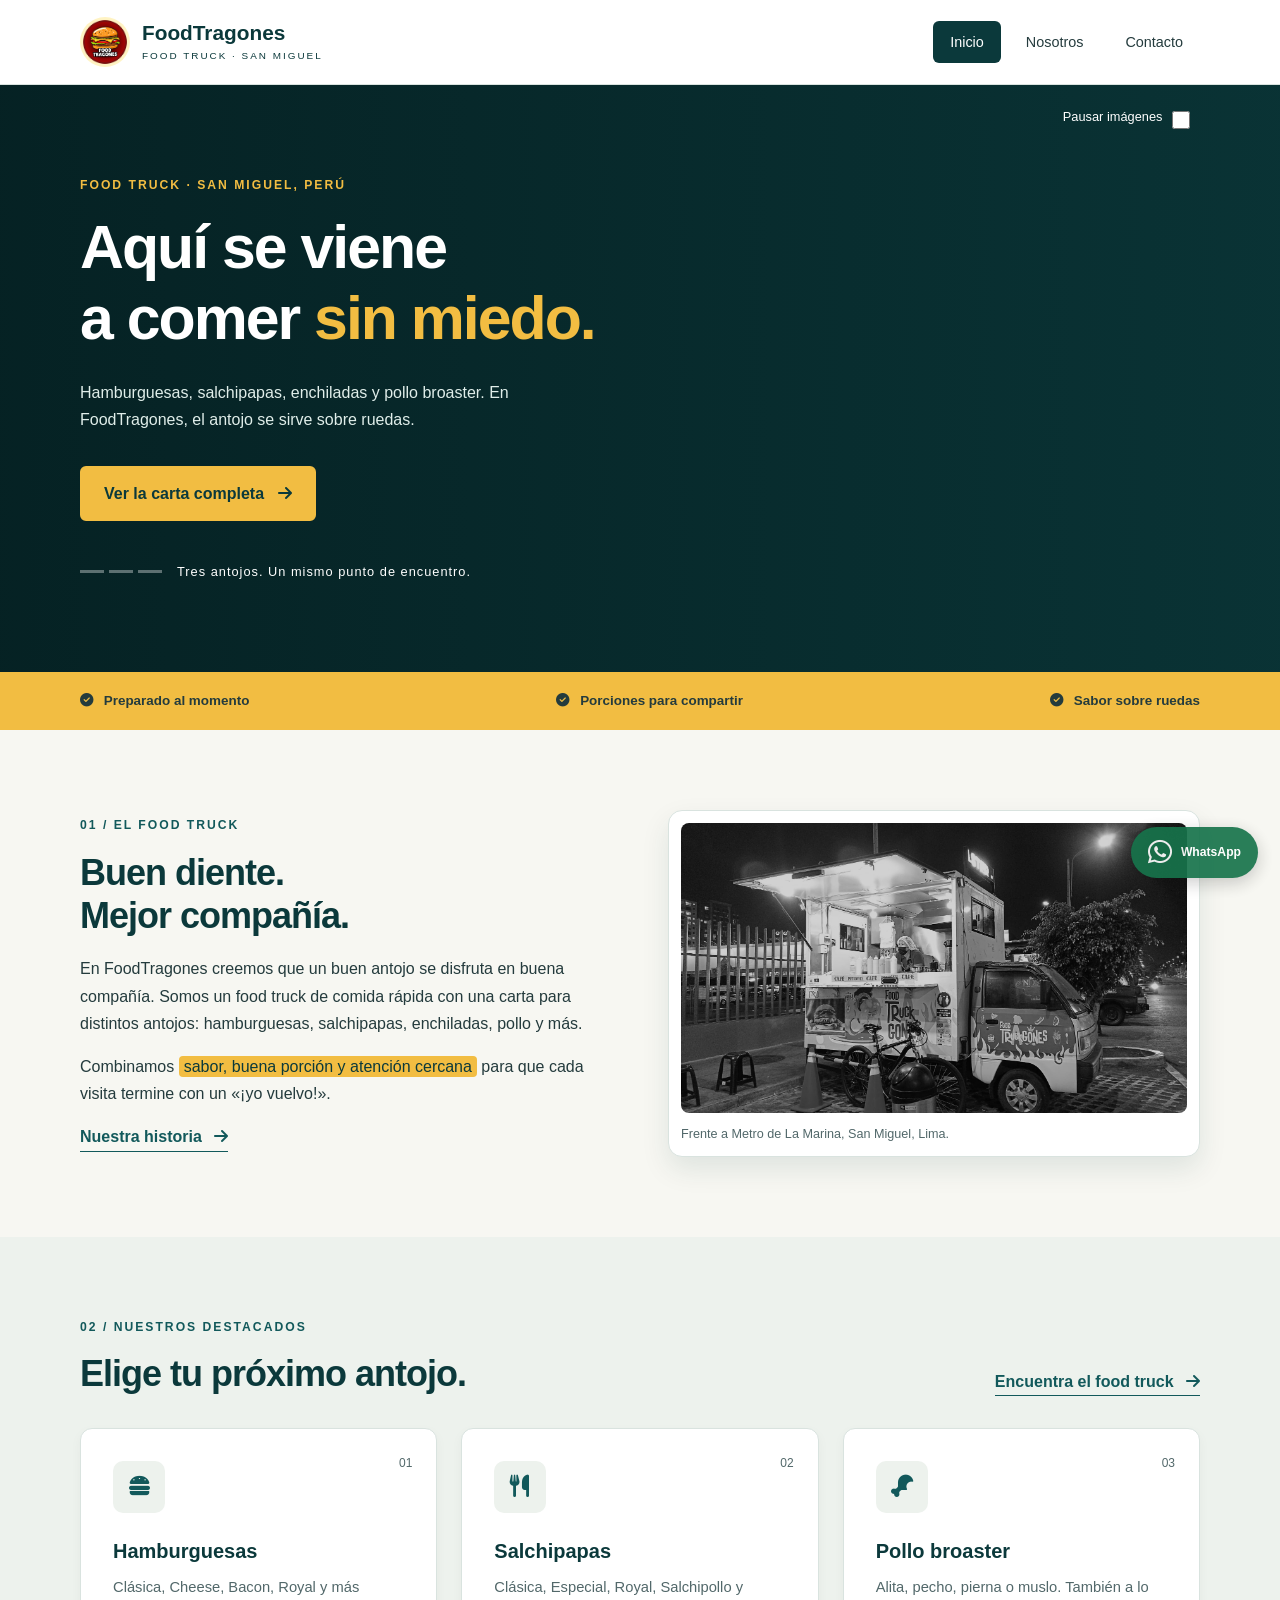
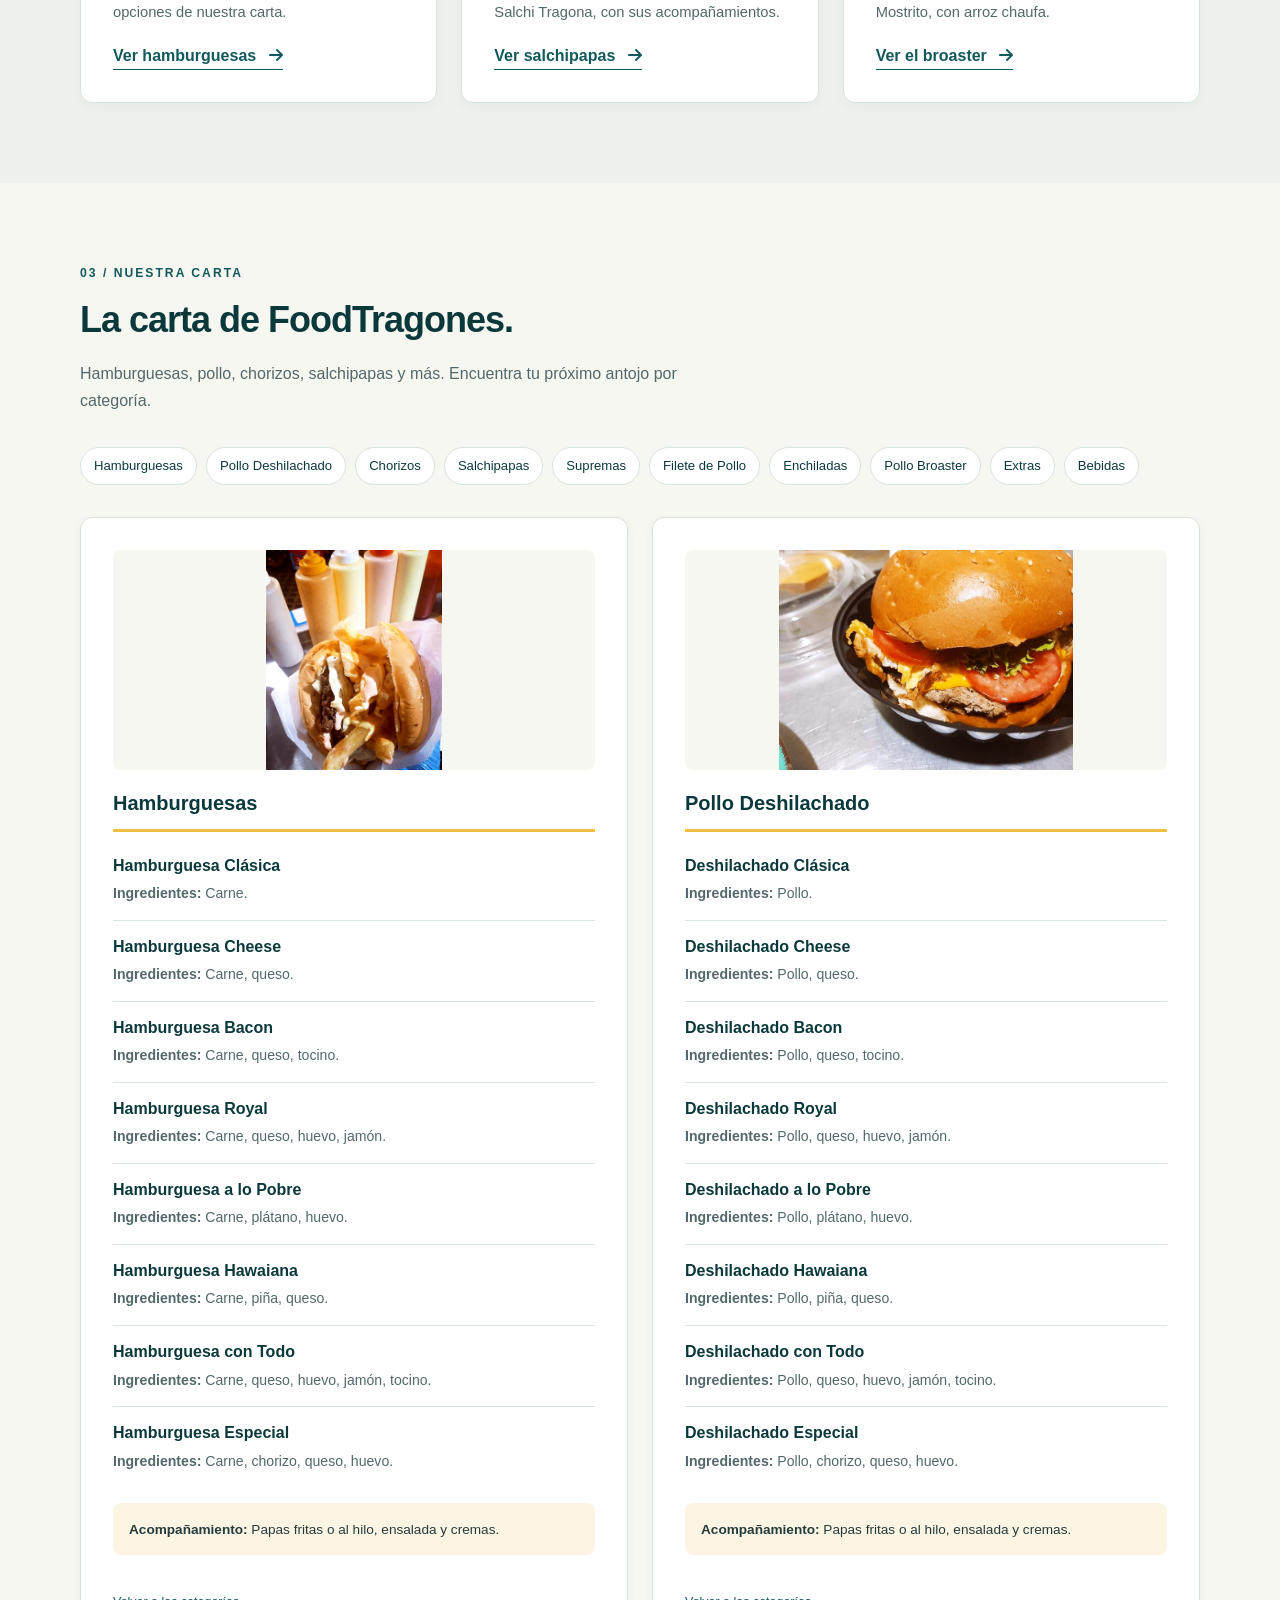
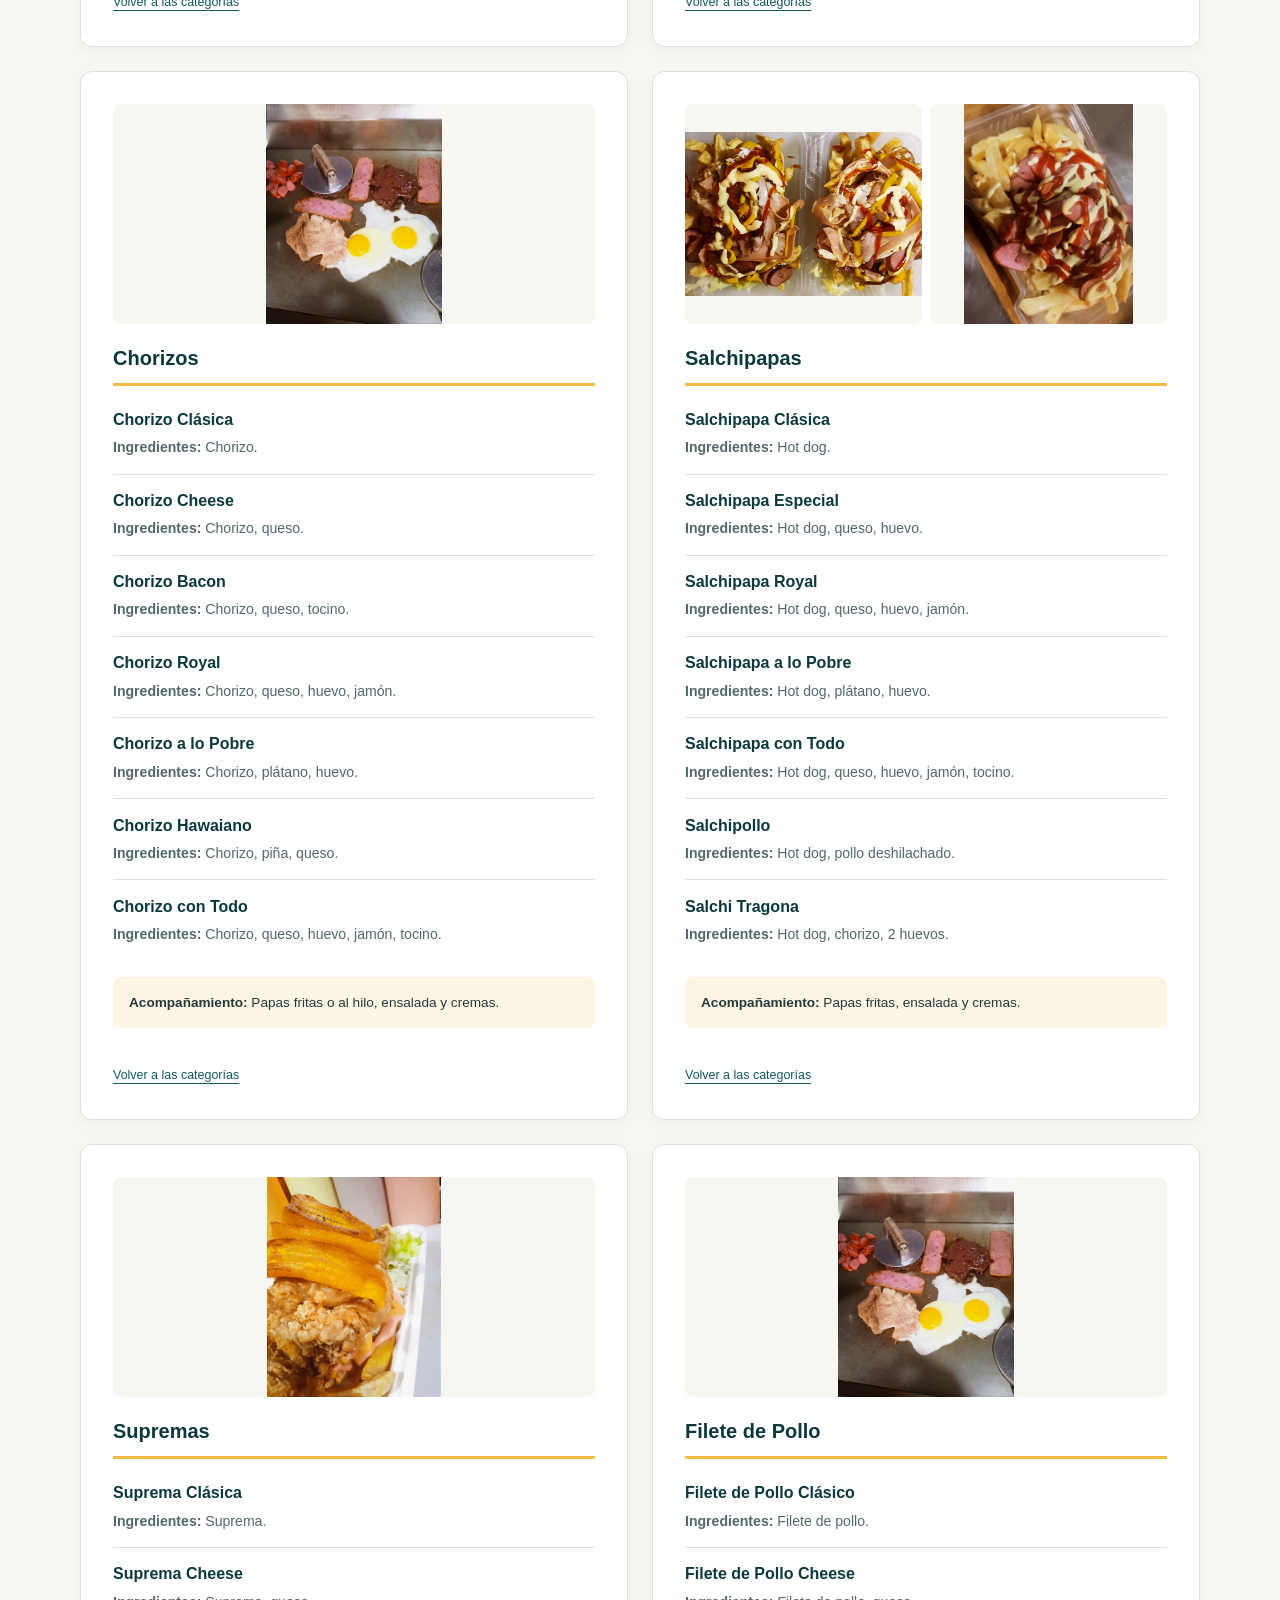
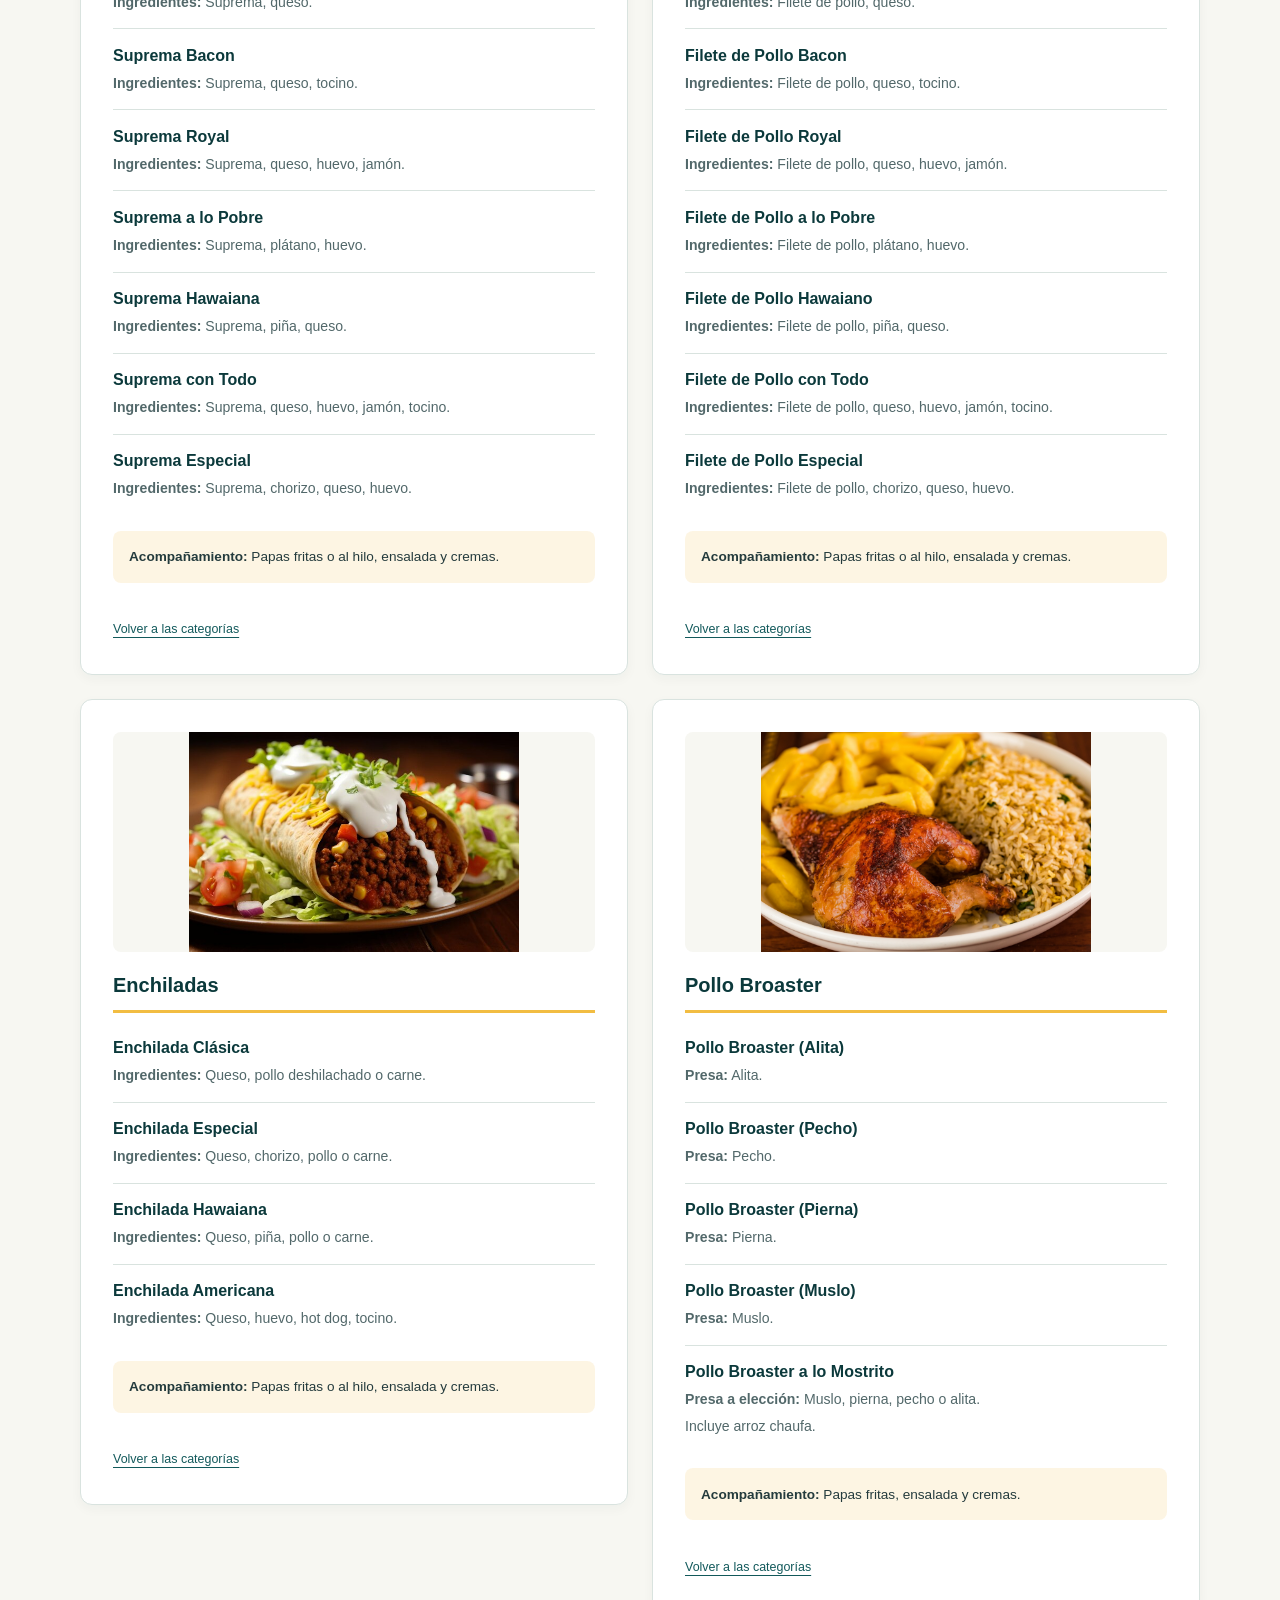
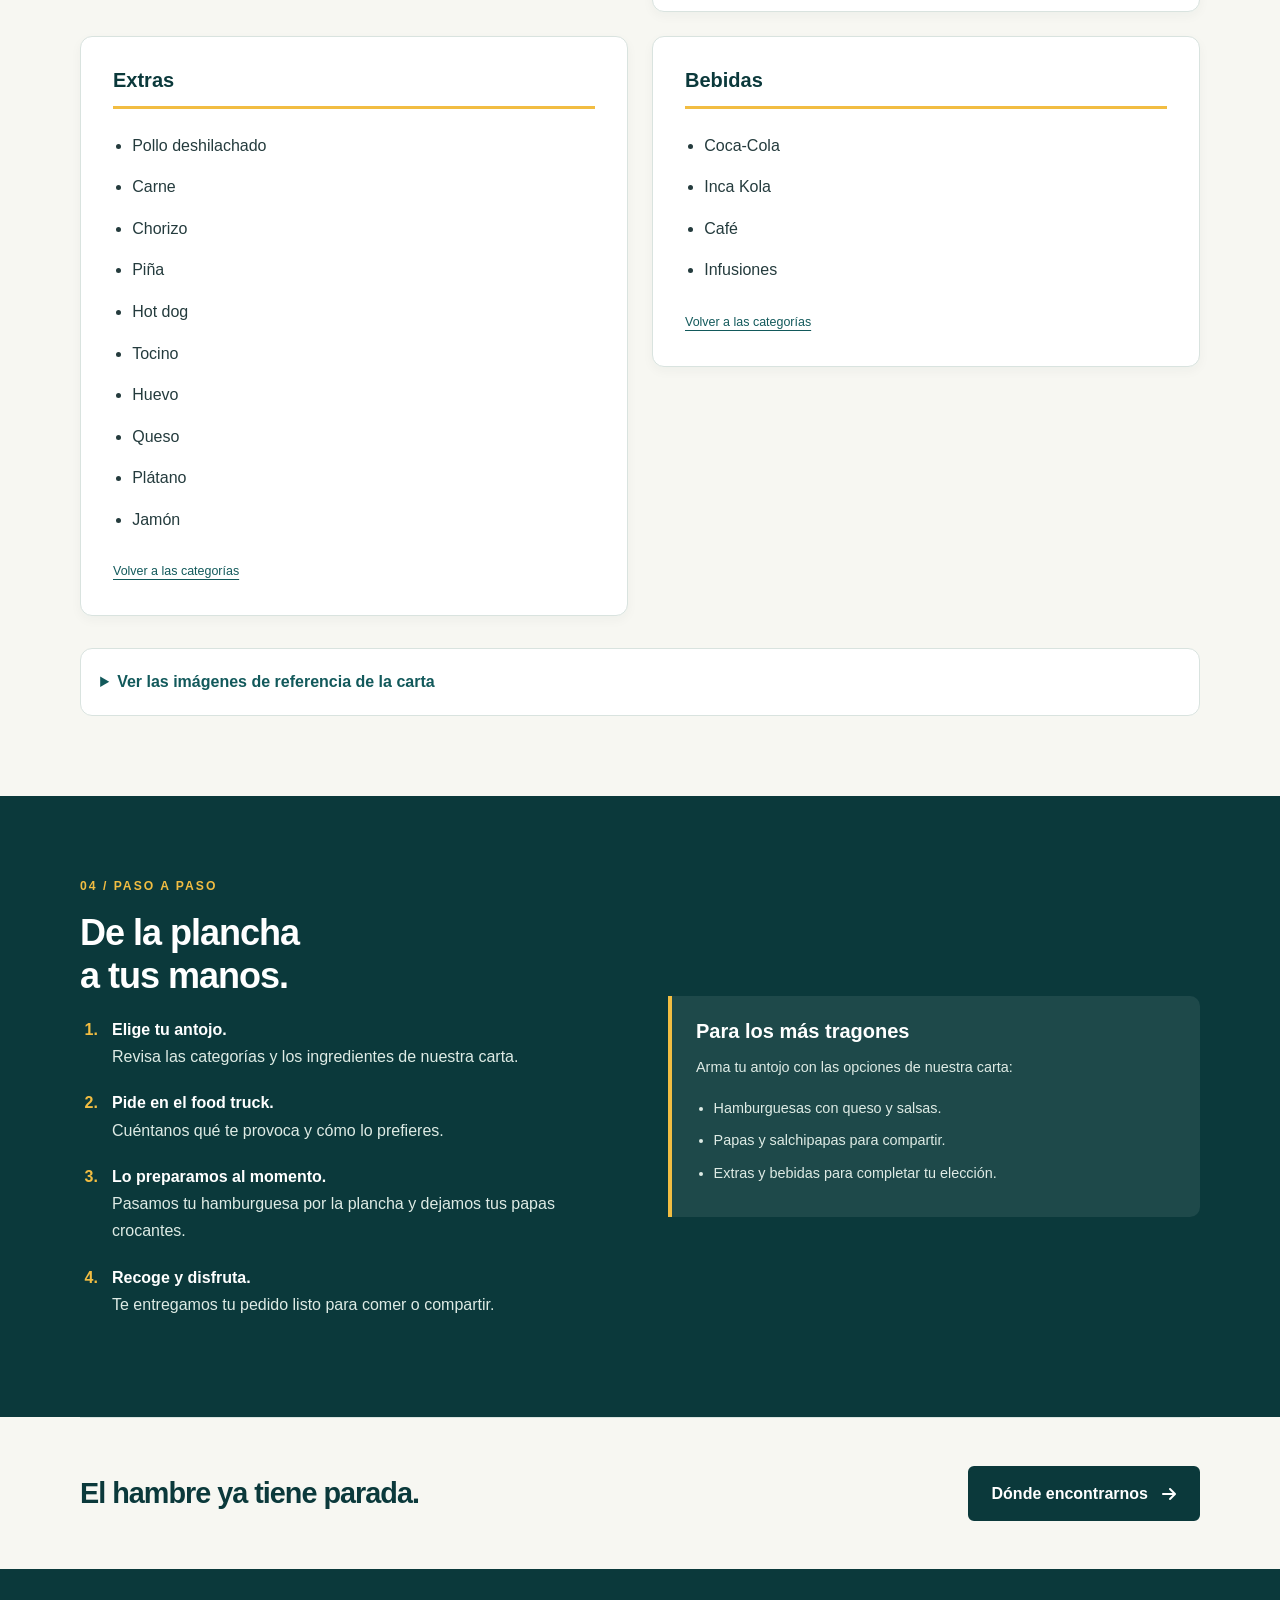
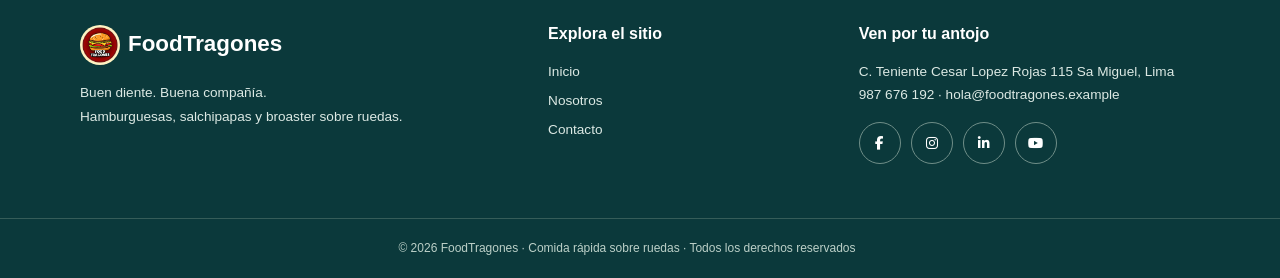
<file: index.html>
<!DOCTYPE html>
<!-- T02: estructura basica de una pagina HTML5 -->
<html lang="es">

<head>
  <meta charset="UTF-8">
  <meta name="viewport" content="width=device-width, initial-scale=1.0">
  <meta name="description"
    content="FoodTragones: food truck de comida rápida en San Miguel. Hamburguesas, pollo deshilachado, chorizos, salchipapas, supremas, filetes, enchiladas y broaster.">
  <title>Inicio | FoodTragones</title>
  <!-- T01: CSS externo. -->
  <link rel="stylesheet" href="css/fontawesome.css">
  <link rel="stylesheet" href="css/style.css">
  <link rel="icon" href="img/food-logo.jpg" type="image/jpeg">
</head>

<body>
  <a class="saltar" href="#contenido">Saltar al contenido</a>
  <!-- T05 y T07: encabezado y menu comunes; sticky en style.css -->
  <header class="cabecera">
    <div class="contenedor nav-barra">
      <a class="logo" href="index.html" aria-label="FoodTragones, ir al inicio">
        <img class="logo-negocio" src="img/food-logo.jpg" alt="Logo de FoodTragones con una hamburguesa" width="500"
          height="500">
        <span>FoodTragones<small>Food truck · San Miguel</small></span>
      </a>
      <nav aria-label="Navegación principal">
        <ul>
          <li><a href="index.html" class="activo" aria-current="page">Inicio</a></li>
          <li><a href="nosotros.html">Nosotros</a></li>
          <li><a href="contacto.html">Contacto</a></li>
        </ul>
      </nav>
    </div>
  </header>
  <main id="contenido">
    <!-- T06: tres imagenes animadas; texto siempre visible -->
    <section class="hero" aria-labelledby="titulo-inicio">
      <div class="slider">
        <input class="pausa-slider" type="checkbox" id="pausar-slider">
        <label class="pausa-label" for="pausar-slider">Pausar imágenes</label>
        <img class="slide slide-1" src="img/hero-1.jpg"
          alt="Food truck de FoodTragones iluminado durante la atención nocturna" width="1600" height="720">
        <!-- <img class="slide slide-2" src="img/hero-2.jpg" alt="Hamburguesa de FoodTragones con queso, huevo y verduras" width="768" height="970"> -->
        <img class="slide slide-2" src="img/hero-5.jpg" alt="Hamburguesa de FoodTragones con queso, huevo y verduras"
          width="768" height="970">
        <img class="slide slide-3" src="img/hero-4.jpg" alt="Salchipapas de FoodTragones con cremas y salsas"
          width="832" height="574">
        <!-- <img class="slide slide-3" src="img/hero-3.jpg" alt="Salchipapas de FoodTragones con cremas y salsas" width="832" height="574"> -->
        <div class="contenedor hero-contenido">
          <span class="ceja">Food truck · San Miguel, Perú</span>
          <h1 id="titulo-inicio">Aquí se viene<br>a comer <span>sin miedo.</span></h1>
          <p>Hamburguesas, salchipapas, enchiladas y pollo broaster. En FoodTragones, el antojo se sirve sobre ruedas.
          </p>
          <a class="btn" href="#carta">Ver la carta completa <i class="fa-solid fa-arrow-right"
              aria-hidden="true"></i></a>
          <div class="hero-pie">
            <div class="indicadores" aria-hidden="true"><span></span><span></span><span></span></div><span>Tres antojos.
              Un mismo punto de encuentro.</span>
          </div>
        </div>
      </div>
    </section>

    <div class="franja">
      <div class="contenedor franja-contenido">
        <p><i class="fa-solid fa-circle-check" aria-hidden="true"></i> Preparado al momento</p>
        <p><i class="fa-solid fa-circle-check" aria-hidden="true"></i> Porciones para compartir</p>
        <p><i class="fa-solid fa-circle-check" aria-hidden="true"></i> Sabor sobre ruedas</p>
      </div>
    </div>

    <!-- T03: parrafos, span destacado e imagen con alt. T06: filtros reales. -->
    <section class="seccion" aria-labelledby="presentacion">
      <div class="contenedor dos-col">
        <div>
          <span class="ceja">01 / El food truck</span>
          <h2 id="presentacion">Buen diente.<br>Mejor compañía.</h2>
          <p>En FoodTragones creemos que un buen antojo se disfruta en buena compañía. Somos un food truck de comida
            rápida con una carta para distintos antojos: hamburguesas, salchipapas, enchiladas, pollo y más.</p>
          <p>Combinamos <span class="destacado">sabor, buena porción y atención cercana</span> para que cada visita
            termine con un «¡yo vuelvo!».</p>
          <a class="enlace" href="nosotros.html">Nuestra historia <i class="fa-solid fa-arrow-right"
              aria-hidden="true"></i></a>
        </div>
        <figure class="marco-imagen">
          <img class="img-filtro" tabindex="0" src="img/nosotros.jpg"
            alt="Food truck de FoodTragones estacionado e iluminado de noche" width="1600" height="1201" loading="lazy">
          <figcaption>Frente a Metro de La Marina, San Miguel, Lima.</figcaption>
        </figure>
      </div>
    </section>

    <!-- T04: tarjetas con bordes, sombras e iconos. T06: hover y transform. -->
    <section class="seccion fondo-suave" id="servicios" aria-labelledby="titulo-servicios">
      <div class="contenedor">
        <div class="titulo-fila">
          <div><span class="ceja">02 / Nuestros destacados</span>
            <h2 id="titulo-servicios">Elige tu próximo antojo.</h2>
          </div><a class="enlace" href="contacto.html">Encuentra el food truck <i class="fa-solid fa-arrow-right"
              aria-hidden="true"></i></a>
        </div>
        <div class="tarjetas">
          <article class="tarjeta">
            <span class="numero">01</span>
            <div class="icono"><i class="fa-solid" aria-hidden="true">&#xf805;</i></div>
            <h3>Hamburguesas</h3>
            <p>Clásica, Cheese, Bacon, Royal y más opciones de nuestra carta.</p>
            <a class="enlace" href="#carta-hamburguesas">Ver hamburguesas <i class="fa-solid fa-arrow-right"
                aria-hidden="true"></i></a>
          </article>
          <article class="tarjeta">
            <span class="numero">02</span>
            <div class="icono"><i class="fa-solid" aria-hidden="true">&#xf2e7;</i></div>
            <h3>Salchipapas</h3>
            <p>Clásica, Especial, Royal, Salchipollo y Salchi Tragona, con sus acompañamientos.</p>
            <a class="enlace" href="#carta-salchipapas">Ver salchipapas <i class="fa-solid fa-arrow-right"
                aria-hidden="true"></i></a>
          </article>
          <article class="tarjeta">
            <span class="numero">03</span>
            <div class="icono"><i class="fa-solid" aria-hidden="true">&#xf6d7;</i></div>
            <h3>Pollo broaster</h3>
            <p>Alita, pecho, pierna o muslo. También a lo Mostrito, con arroz chaufa.</p>
            <a class="enlace" href="#carta-broaster">Ver el broaster <i class="fa-solid fa-arrow-right"
                aria-hidden="true"></i></a>
          </article>
        </div>
      </div>
    </section>

    <!-- Carta completa: contenido del negocio, organizado sin JavaScript. -->
    <section class="seccion" id="carta" aria-labelledby="titulo-carta">
      <div class="contenedor">
        <span class="ceja">03 / Nuestra carta</span>
        <h2 id="titulo-carta">La carta de FoodTragones.</h2>
        <p class="bajada">Hamburguesas, pollo, chorizos, salchipapas y más. Encuentra tu próximo antojo por categoría.
        </p>
        <ul class="carta-indice" aria-label="Accesos a las categorías de la carta">
          <li><a href="#carta-hamburguesas">Hamburguesas</a></li>
          <li><a href="#carta-deshilachado">Pollo Deshilachado</a></li>
          <li><a href="#carta-chorizos">Chorizos</a></li>
          <li><a href="#carta-salchipapas">Salchipapas</a></li>
          <li><a href="#carta-supremas">Supremas</a></li>
          <li><a href="#carta-filete-pollo">Filete de Pollo</a></li>
          <li><a href="#carta-enchiladas">Enchiladas</a></li>
          <li><a href="#carta-broaster">Pollo Broaster</a></li>
          <li><a href="#carta-extras">Extras</a></li>
          <li><a href="#carta-bebidas">Bebidas</a></li>
        </ul>
        <div class="carta-grid">
          <article class="tarjeta carta-categoria" id="carta-hamburguesas" aria-labelledby="titulo-carta-hamburguesas">
            <img class="carta-foto" src="img/hamburguesa-carne.jpg"
              alt="Hamburguesa de carne de FoodTragones con papas y cremas" width="768" height="961" loading="lazy">
            <h3 id="titulo-carta-hamburguesas">Hamburguesas</h3>
            <ul class="carta-productos">
              <li>
                <h4>Hamburguesa Clásica</h4>
                <p><strong>Ingredientes:</strong> Carne.</p>
              </li>
              <li>
                <h4>Hamburguesa Cheese</h4>
                <p><strong>Ingredientes:</strong> Carne, queso.</p>
              </li>
              <li>
                <h4>Hamburguesa Bacon</h4>
                <p><strong>Ingredientes:</strong> Carne, queso, tocino.</p>
              </li>
              <li>
                <h4>Hamburguesa Royal</h4>
                <p><strong>Ingredientes:</strong> Carne, queso, huevo, jamón.</p>
              </li>
              <li>
                <h4>Hamburguesa a lo Pobre</h4>
                <p><strong>Ingredientes:</strong> Carne, plátano, huevo.</p>
              </li>
              <li>
                <h4>Hamburguesa Hawaiana</h4>
                <p><strong>Ingredientes:</strong> Carne, piña, queso.</p>
              </li>
              <li>
                <h4>Hamburguesa con Todo</h4>
                <p><strong>Ingredientes:</strong> Carne, queso, huevo, jamón, tocino.</p>
              </li>
              <li>
                <h4>Hamburguesa Especial</h4>
                <p><strong>Ingredientes:</strong> Carne, chorizo, queso, huevo.</p>
              </li>
            </ul>
            <p class="carta-acompanamiento"><strong>Acompañamiento:</strong> Papas fritas o al hilo, ensalada y cremas.
            </p>
            <a class="carta-volver" href="#titulo-carta">Volver a las categorías</a>
          </article>
          <article class="tarjeta carta-categoria" id="carta-deshilachado" aria-labelledby="titulo-carta-deshilachado">
            <img class="carta-foto" src="img/hamburguesa.jpg"
              alt="Sándwich de FoodTragones servido en un plato con cremas" width="720" height="540" loading="lazy">
            <h3 id="titulo-carta-deshilachado">Pollo Deshilachado</h3>
            <ul class="carta-productos">
              <li>
                <h4>Deshilachado Clásica</h4>
                <p><strong>Ingredientes:</strong> Pollo.</p>
              </li>
              <li>
                <h4>Deshilachado Cheese</h4>
                <p><strong>Ingredientes:</strong> Pollo, queso.</p>
              </li>
              <li>
                <h4>Deshilachado Bacon</h4>
                <p><strong>Ingredientes:</strong> Pollo, queso, tocino.</p>
              </li>
              <li>
                <h4>Deshilachado Royal</h4>
                <p><strong>Ingredientes:</strong> Pollo, queso, huevo, jamón.</p>
              </li>
              <li>
                <h4>Deshilachado a lo Pobre</h4>
                <p><strong>Ingredientes:</strong> Pollo, plátano, huevo.</p>
              </li>
              <li>
                <h4>Deshilachado Hawaiana</h4>
                <p><strong>Ingredientes:</strong> Pollo, piña, queso.</p>
              </li>
              <li>
                <h4>Deshilachado con Todo</h4>
                <p><strong>Ingredientes:</strong> Pollo, queso, huevo, jamón, tocino.</p>
              </li>
              <li>
                <h4>Deshilachado Especial</h4>
                <p><strong>Ingredientes:</strong> Pollo, chorizo, queso, huevo.</p>
              </li>
            </ul>
            <p class="carta-acompanamiento"><strong>Acompañamiento:</strong> Papas fritas o al hilo, ensalada y cremas.
            </p>
            <a class="carta-volver" href="#titulo-carta">Volver a las categorías</a>
          </article>
          <article class="tarjeta carta-categoria" id="carta-chorizos" aria-labelledby="titulo-carta-chorizos">
            <img class="carta-foto" src="img/plancha.jpg"
              alt="Preparación de carnes, salchichas y huevos en la plancha de FoodTragones" width="768" height="965"
              loading="lazy">
            <h3 id="titulo-carta-chorizos">Chorizos</h3>
            <ul class="carta-productos">
              <li>
                <h4>Chorizo Clásica</h4>
                <p><strong>Ingredientes:</strong> Chorizo.</p>
              </li>
              <li>
                <h4>Chorizo Cheese</h4>
                <p><strong>Ingredientes:</strong> Chorizo, queso.</p>
              </li>
              <li>
                <h4>Chorizo Bacon</h4>
                <p><strong>Ingredientes:</strong> Chorizo, queso, tocino.</p>
              </li>
              <li>
                <h4>Chorizo Royal</h4>
                <p><strong>Ingredientes:</strong> Chorizo, queso, huevo, jamón.</p>
              </li>
              <li>
                <h4>Chorizo a lo Pobre</h4>
                <p><strong>Ingredientes:</strong> Chorizo, plátano, huevo.</p>
              </li>
              <li>
                <h4>Chorizo Hawaiano</h4>
                <p><strong>Ingredientes:</strong> Chorizo, piña, queso.</p>
              </li>
              <li>
                <h4>Chorizo con Todo</h4>
                <p><strong>Ingredientes:</strong> Chorizo, queso, huevo, jamón, tocino.</p>
              </li>
            </ul>
            <p class="carta-acompanamiento"><strong>Acompañamiento:</strong> Papas fritas o al hilo, ensalada y cremas.
            </p>
            <a class="carta-volver" href="#titulo-carta">Volver a las categorías</a>
          </article>
          <article class="tarjeta carta-categoria" id="carta-salchipapas" aria-labelledby="titulo-carta-salchipapas">
            <div class="carta-dos-fotos">
              <img class="carta-foto" src="img/salchipapa.jpg"
                alt="Porciones de salchipapas de FoodTragones con cremas y salsas" width="832" height="574"
                loading="lazy">
              <img class="carta-foto" src="img/salchipollo.jpg"
                alt="Porción de salchipollo de FoodTragones con papas y cremas" width="720" height="942" loading="lazy">
            </div>
            <h3 id="titulo-carta-salchipapas">Salchipapas</h3>
            <ul class="carta-productos">
              <li>
                <h4>Salchipapa Clásica</h4>
                <p><strong>Ingredientes:</strong> Hot dog.</p>
              </li>
              <li>
                <h4>Salchipapa Especial</h4>
                <p><strong>Ingredientes:</strong> Hot dog, queso, huevo.</p>
              </li>
              <li>
                <h4>Salchipapa Royal</h4>
                <p><strong>Ingredientes:</strong> Hot dog, queso, huevo, jamón.</p>
              </li>
              <li>
                <h4>Salchipapa a lo Pobre</h4>
                <p><strong>Ingredientes:</strong> Hot dog, plátano, huevo.</p>
              </li>
              <li>
                <h4>Salchipapa con Todo</h4>
                <p><strong>Ingredientes:</strong> Hot dog, queso, huevo, jamón, tocino.</p>
              </li>
              <li>
                <h4>Salchipollo</h4>
                <p><strong>Ingredientes:</strong> Hot dog, pollo deshilachado.</p>
              </li>
              <li>
                <h4>Salchi Tragona</h4>
                <p><strong>Ingredientes:</strong> Hot dog, chorizo, 2 huevos.</p>
              </li>
            </ul>
            <p class="carta-acompanamiento"><strong>Acompañamiento:</strong> Papas fritas, ensalada y cremas.</p>
            <a class="carta-volver" href="#titulo-carta">Volver a las categorías</a>
          </article>
          <article class="tarjeta carta-categoria" id="carta-supremas" aria-labelledby="titulo-carta-supremas">
            <img class="carta-foto" src="img/broaster.jpg"
              alt="Preparación de FoodTragones con pollo crocante, papas y cremas" width="768" height="971"
              loading="lazy">
            <h3 id="titulo-carta-supremas">Supremas</h3>
            <ul class="carta-productos">
              <li>
                <h4>Suprema Clásica</h4>
                <p><strong>Ingredientes:</strong> Suprema.</p>
              </li>
              <li>
                <h4>Suprema Cheese</h4>
                <p><strong>Ingredientes:</strong> Suprema, queso.</p>
              </li>
              <li>
                <h4>Suprema Bacon</h4>
                <p><strong>Ingredientes:</strong> Suprema, queso, tocino.</p>
              </li>
              <li>
                <h4>Suprema Royal</h4>
                <p><strong>Ingredientes:</strong> Suprema, queso, huevo, jamón.</p>
              </li>
              <li>
                <h4>Suprema a lo Pobre</h4>
                <p><strong>Ingredientes:</strong> Suprema, plátano, huevo.</p>
              </li>
              <li>
                <h4>Suprema Hawaiana</h4>
                <p><strong>Ingredientes:</strong> Suprema, piña, queso.</p>
              </li>
              <li>
                <h4>Suprema con Todo</h4>
                <p><strong>Ingredientes:</strong> Suprema, queso, huevo, jamón, tocino.</p>
              </li>
              <li>
                <h4>Suprema Especial</h4>
                <p><strong>Ingredientes:</strong> Suprema, chorizo, queso, huevo.</p>
              </li>
            </ul>
            <p class="carta-acompanamiento"><strong>Acompañamiento:</strong> Papas fritas o al hilo, ensalada y cremas.
            </p>
            <a class="carta-volver" href="#titulo-carta">Volver a las categorías</a>
          </article>
          <article class="tarjeta carta-categoria" id="carta-filete-pollo" aria-labelledby="titulo-carta-filete-pollo">
            <img class="carta-foto" src="img/plancha.jpg" alt="Ingredientes de FoodTragones preparándose en la plancha"
              width="768" height="965" loading="lazy">
            <h3 id="titulo-carta-filete-pollo">Filete de Pollo</h3>
            <ul class="carta-productos">
              <li>
                <h4>Filete de Pollo Clásico</h4>
                <p><strong>Ingredientes:</strong> Filete de pollo.</p>
              </li>
              <li>
                <h4>Filete de Pollo Cheese</h4>
                <p><strong>Ingredientes:</strong> Filete de pollo, queso.</p>
              </li>
              <li>
                <h4>Filete de Pollo Bacon</h4>
                <p><strong>Ingredientes:</strong> Filete de pollo, queso, tocino.</p>
              </li>
              <li>
                <h4>Filete de Pollo Royal</h4>
                <p><strong>Ingredientes:</strong> Filete de pollo, queso, huevo, jamón.</p>
              </li>
              <li>
                <h4>Filete de Pollo a lo Pobre</h4>
                <p><strong>Ingredientes:</strong> Filete de pollo, plátano, huevo.</p>
              </li>
              <li>
                <h4>Filete de Pollo Hawaiano</h4>
                <p><strong>Ingredientes:</strong> Filete de pollo, piña, queso.</p>
              </li>
              <li>
                <h4>Filete de Pollo con Todo</h4>
                <p><strong>Ingredientes:</strong> Filete de pollo, queso, huevo, jamón, tocino.</p>
              </li>
              <li>
                <h4>Filete de Pollo Especial</h4>
                <p><strong>Ingredientes:</strong> Filete de pollo, chorizo, queso, huevo.</p>
              </li>
            </ul>
            <p class="carta-acompanamiento"><strong>Acompañamiento:</strong> Papas fritas o al hilo, ensalada y cremas.
            </p>
            <a class="carta-volver" href="#titulo-carta">Volver a las categorías</a>
          </article>
          <article class="tarjeta carta-categoria" id="carta-enchiladas" aria-labelledby="titulo-carta-enchiladas">
            <img class="carta-foto" src="img/enchilada.jpg"
              alt="Imagen de una enchilada con relleno, verduras y crema proporcionada para FoodTragones" width="626"
              height="417" loading="lazy">
            <h3 id="titulo-carta-enchiladas">Enchiladas</h3>
            <ul class="carta-productos">
              <li>
                <h4>Enchilada Clásica</h4>
                <p><strong>Ingredientes:</strong> Queso, pollo deshilachado o carne.</p>
              </li>
              <li>
                <h4>Enchilada Especial</h4>
                <p><strong>Ingredientes:</strong> Queso, chorizo, pollo o carne.</p>
              </li>
              <li>
                <h4>Enchilada Hawaiana</h4>
                <p><strong>Ingredientes:</strong> Queso, piña, pollo o carne.</p>
              </li>
              <li>
                <h4>Enchilada Americana</h4>
                <p><strong>Ingredientes:</strong> Queso, huevo, hot dog, tocino.</p>
              </li>
            </ul>
            <p class="carta-acompanamiento"><strong>Acompañamiento:</strong> Papas fritas o al hilo, ensalada y cremas.
            </p>
            <a class="carta-volver" href="#titulo-carta">Volver a las categorías</a>
          </article>
          <article class="tarjeta carta-categoria" id="carta-broaster" aria-labelledby="titulo-carta-broaster">
            <img class="carta-foto" src="img/mostrito.jpg" alt="Mostrito con pollo, arroz chaufa y papas fritas"
              width="2048" height="1365" loading="lazy">
            <h3 id="titulo-carta-broaster">Pollo Broaster</h3>
            <ul class="carta-productos">
              <li>
                <h4>Pollo Broaster (Alita)</h4>
                <p><strong>Presa:</strong> Alita.</p>
              </li>
              <li>
                <h4>Pollo Broaster (Pecho)</h4>
                <p><strong>Presa:</strong> Pecho.</p>
              </li>
              <li>
                <h4>Pollo Broaster (Pierna)</h4>
                <p><strong>Presa:</strong> Pierna.</p>
              </li>
              <li>
                <h4>Pollo Broaster (Muslo)</h4>
                <p><strong>Presa:</strong> Muslo.</p>
              </li>
              <li>
                <h4>Pollo Broaster a lo Mostrito</h4>
                <p><strong>Presa a elección:</strong> Muslo, pierna, pecho o alita.</p>
                <p>Incluye arroz chaufa.</p>
              </li>
            </ul>
            <p class="carta-acompanamiento"><strong>Acompañamiento:</strong> Papas fritas, ensalada y cremas.</p>
            <a class="carta-volver" href="#titulo-carta">Volver a las categorías</a>
          </article>
          <article class="tarjeta carta-categoria" id="carta-extras" aria-labelledby="titulo-carta-extras">
            <h3 id="titulo-carta-extras">Extras</h3>
            <ul class="carta-opciones">
              <li>Pollo deshilachado</li>
              <li>Carne</li>
              <li>Chorizo</li>
              <li>Piña</li>
              <li>Hot dog</li>
              <li>Tocino</li>
              <li>Huevo</li>
              <li>Queso</li>
              <li>Plátano</li>
              <li>Jamón</li>
            </ul>
            <a class="carta-volver" href="#titulo-carta">Volver a las categorías</a>
          </article>
          <article class="tarjeta carta-categoria" id="carta-bebidas" aria-labelledby="titulo-carta-bebidas">
            <h3 id="titulo-carta-bebidas">Bebidas</h3>
            <ul class="carta-opciones">
              <li>Coca-Cola</li>
              <li>Inca Kola</li>
              <li>Café</li>
              <li>Infusiones</li>
            </ul>
            <a class="carta-volver" href="#titulo-carta">Volver a las categorías</a>
          </article>
        </div>
        <details class="carta-original">
          <summary>Ver las imágenes de referencia de la carta</summary>
          <div class="dos-col">
            <img class="carta-referencia" src="img/carta-hamburguesas-pollo.jpg"
              alt="Carta original de hamburguesas y pollo deshilachado de FoodTragones" width="632" height="537"
              loading="lazy">
            <img class="carta-referencia" src="img/carta-supremas-filetes.jpg"
              alt="Carta original de supremas y filetes de pollo de FoodTragones" width="618" height="352"
              loading="lazy">
            <img class="carta-referencia" src="img/carta-Chorizo-Salchipapa.jpg"
              alt="Carta original de chorizo y salchipapa de FoodTragones" width="618" height="352" loading="lazy">
            <img class="carta-referencia" src="img/carta-Enchilada-Broaester-Extras-Bebidas.jpg"
              alt="Carta original de chorizo y salchipapa de FoodTragones" width="618" height="352" loading="lazy">
          </div>
        </details>
      </div>
    </section>

    <!-- T05: lista ordenada. T07: aside con informacion complementaria. -->
    <section class="seccion fondo-verde" aria-labelledby="como-trabajamos">
      <div class="contenedor dos-col">
        <div><span class="ceja">04 / Paso a paso</span>
          <h2 id="como-trabajamos">De la plancha<br>a tus manos.</h2>
          <ol class="pasos">
            <li><strong>Elige tu antojo.</strong>Revisa las categorías y los ingredientes de nuestra carta.</li>
            <li><strong>Pide en el food truck.</strong>Cuéntanos qué te provoca y cómo lo prefieres.</li>
            <li><strong>Lo preparamos al momento.</strong>Pasamos tu hamburguesa por la plancha y dejamos tus papas
              crocantes.</li>
            <li><strong>Recoge y disfruta.</strong>Te entregamos tu pedido listo para comer o compartir.</li>
          </ol>
        </div>
        <aside class="nota">
          <h3>Para los más tragones</h3>
          <p>Arma tu antojo con las opciones de nuestra carta:</p>
          <ul>
            <li>Hamburguesas con queso y salsas.</li>
            <li>Papas y salchipapas para compartir.</li>
            <li>Extras y bebidas para completar tu elección.</li>
          </ul>
        </aside>
      </div>
    </section>
    <section class="contenedor llamada" aria-labelledby="idea">
      <h2 id="idea">El hambre ya tiene parada.</h2><a class="btn btn-oscuro" href="contacto.html">Dónde encontrarnos <i
          class="fa-solid fa-arrow-right" aria-hidden="true"></i></a>
    </section>
  </main>
  <!-- T05 y T07: pie identico con enlaces rapidos y redes de ejemplo -->
  <footer class="pie">
    <div class="contenedor footer-grid">
      <div>
        <h3 class="marca-footer"><img class="logo-pie" src="img/food-logo.jpg" alt="Logo de FoodTragones" width="500"
            height="500">FoodTragones</h3>
        <p>Buen diente. Buena compañía.<br>Hamburguesas, salchipapas y broaster sobre ruedas.</p>
      </div>
      <div>
        <h3>Explora el sitio</h3>
        <ul>
          <li><a href="index.html">Inicio</a></li>
          <li><a href="nosotros.html">Nosotros</a></li>
          <li><a href="contacto.html">Contacto</a></li>
        </ul>
      </div>
      <div>
        <h3>Ven por tu antojo</h3>
        <p>C. Teniente Cesar Lopez Rojas 115 Sa Miguel, Lima<br>987 676 192 · hola@foodtragones.example</p>
        <ul class="redes">
          <li><a href="https://www.facebook.com/" target="_blank" rel="noopener noreferrer"
              aria-label="Facebook (sitio de ejemplo, abre otra pestaña)"><i class="fa-brands fa-facebook-f"
                aria-hidden="true"></i></a></li>
          <li><a href="https://www.instagram.com/" target="_blank" rel="noopener noreferrer"
              aria-label="Instagram (sitio de ejemplo, abre otra pestaña)"><i class="fa-brands fa-instagram"
                aria-hidden="true"></i></a></li>
          <li><a href="https://www.linkedin.com/" target="_blank" rel="noopener noreferrer"
              aria-label="LinkedIn (sitio de ejemplo, abre otra pestaña)"><i class="fa-brands fa-linkedin-in"
                aria-hidden="true"></i></a></li>
          <li><a href="https://www.youtube.com/" target="_blank" rel="noopener noreferrer"
              aria-label="YouTube (sitio de ejemplo, abre otra pestaña)"><i class="fa-brands fa-youtube"
                aria-hidden="true"></i></a></li>
        </ul>
      </div>
    </div>
    <p class="copy">&copy; 2026 FoodTragones · Comida rápida sobre ruedas · Todos los derechos reservados</p>
  </footer>
  <!-- T06: fixed permanece visible al desplazarse; enlace local de demostracion -->
  <a class="flotante" href="contacto.html#whatsapp" aria-label="WhatsApp de ejemplo: leer el aviso de contacto"><i
      class="fa-brands fa-whatsapp" aria-hidden="true"></i><span>WhatsApp</span></a>
</body>

</html>
</file>
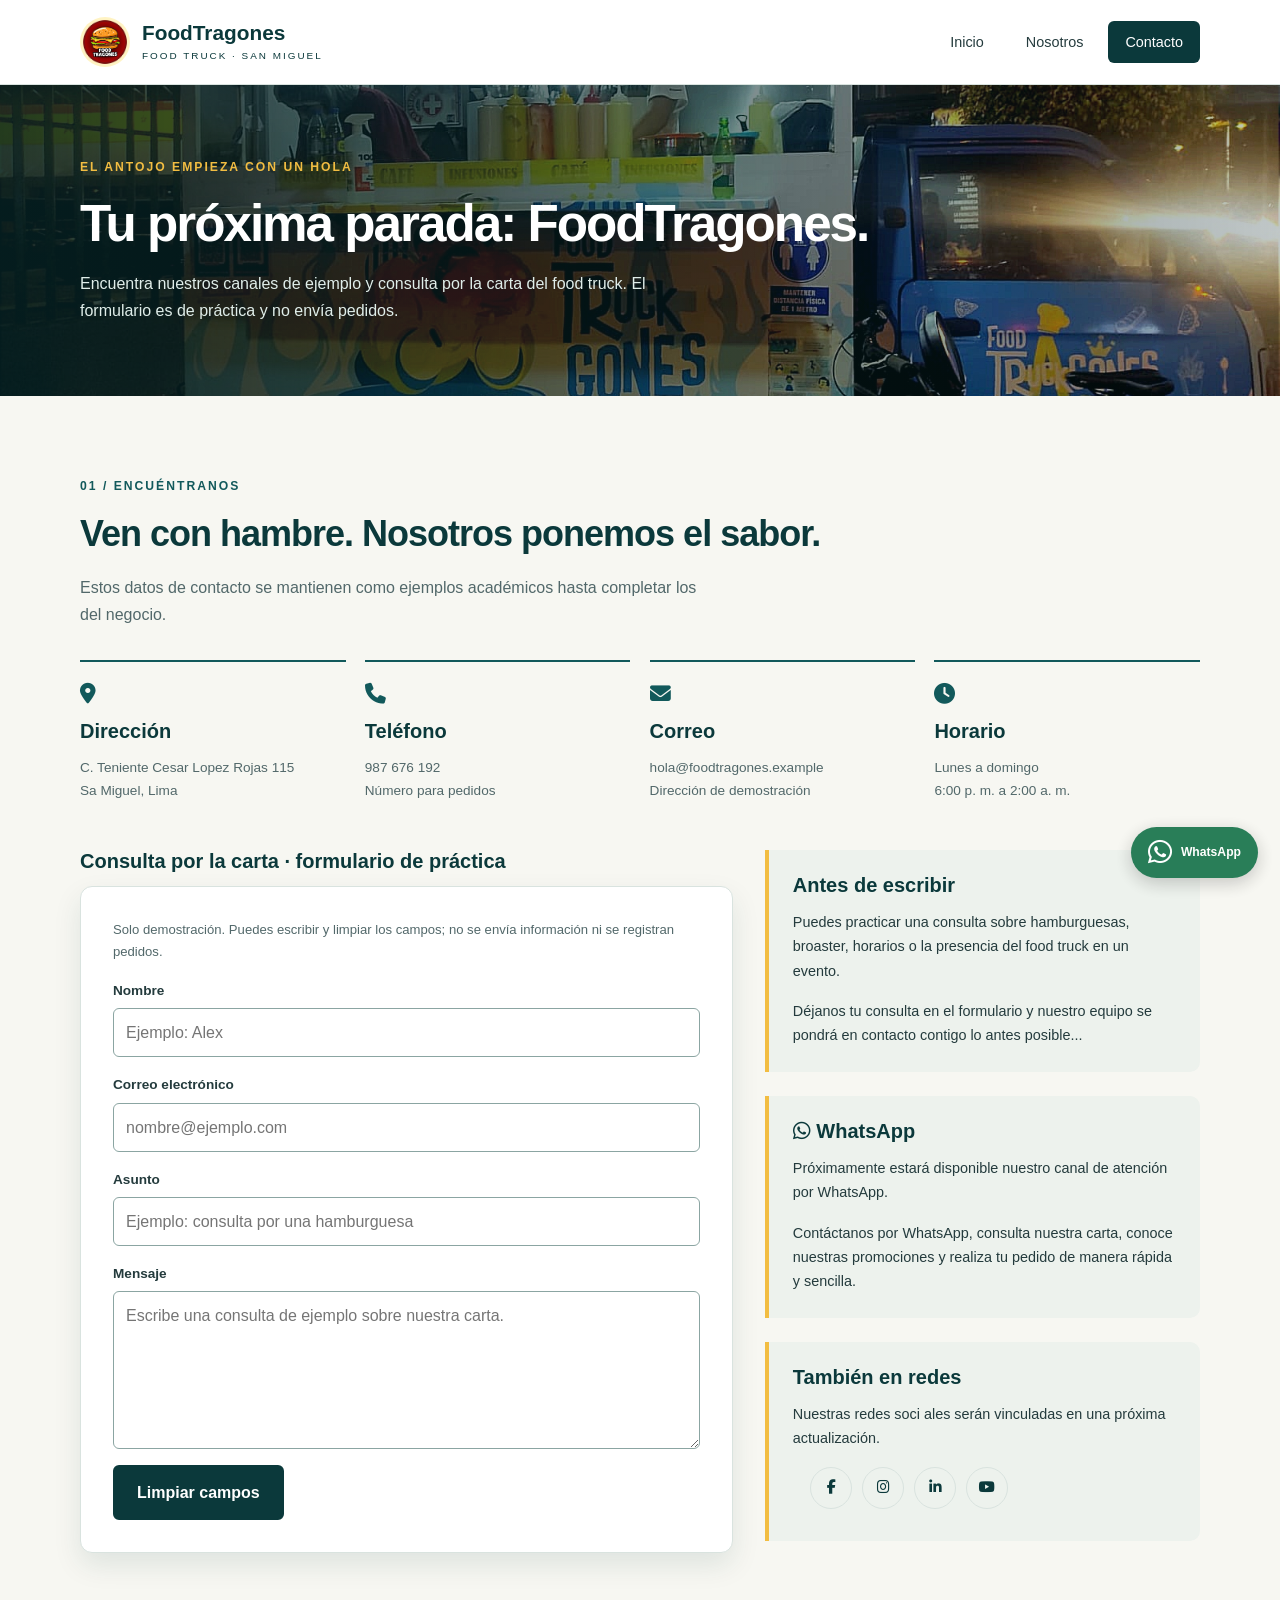
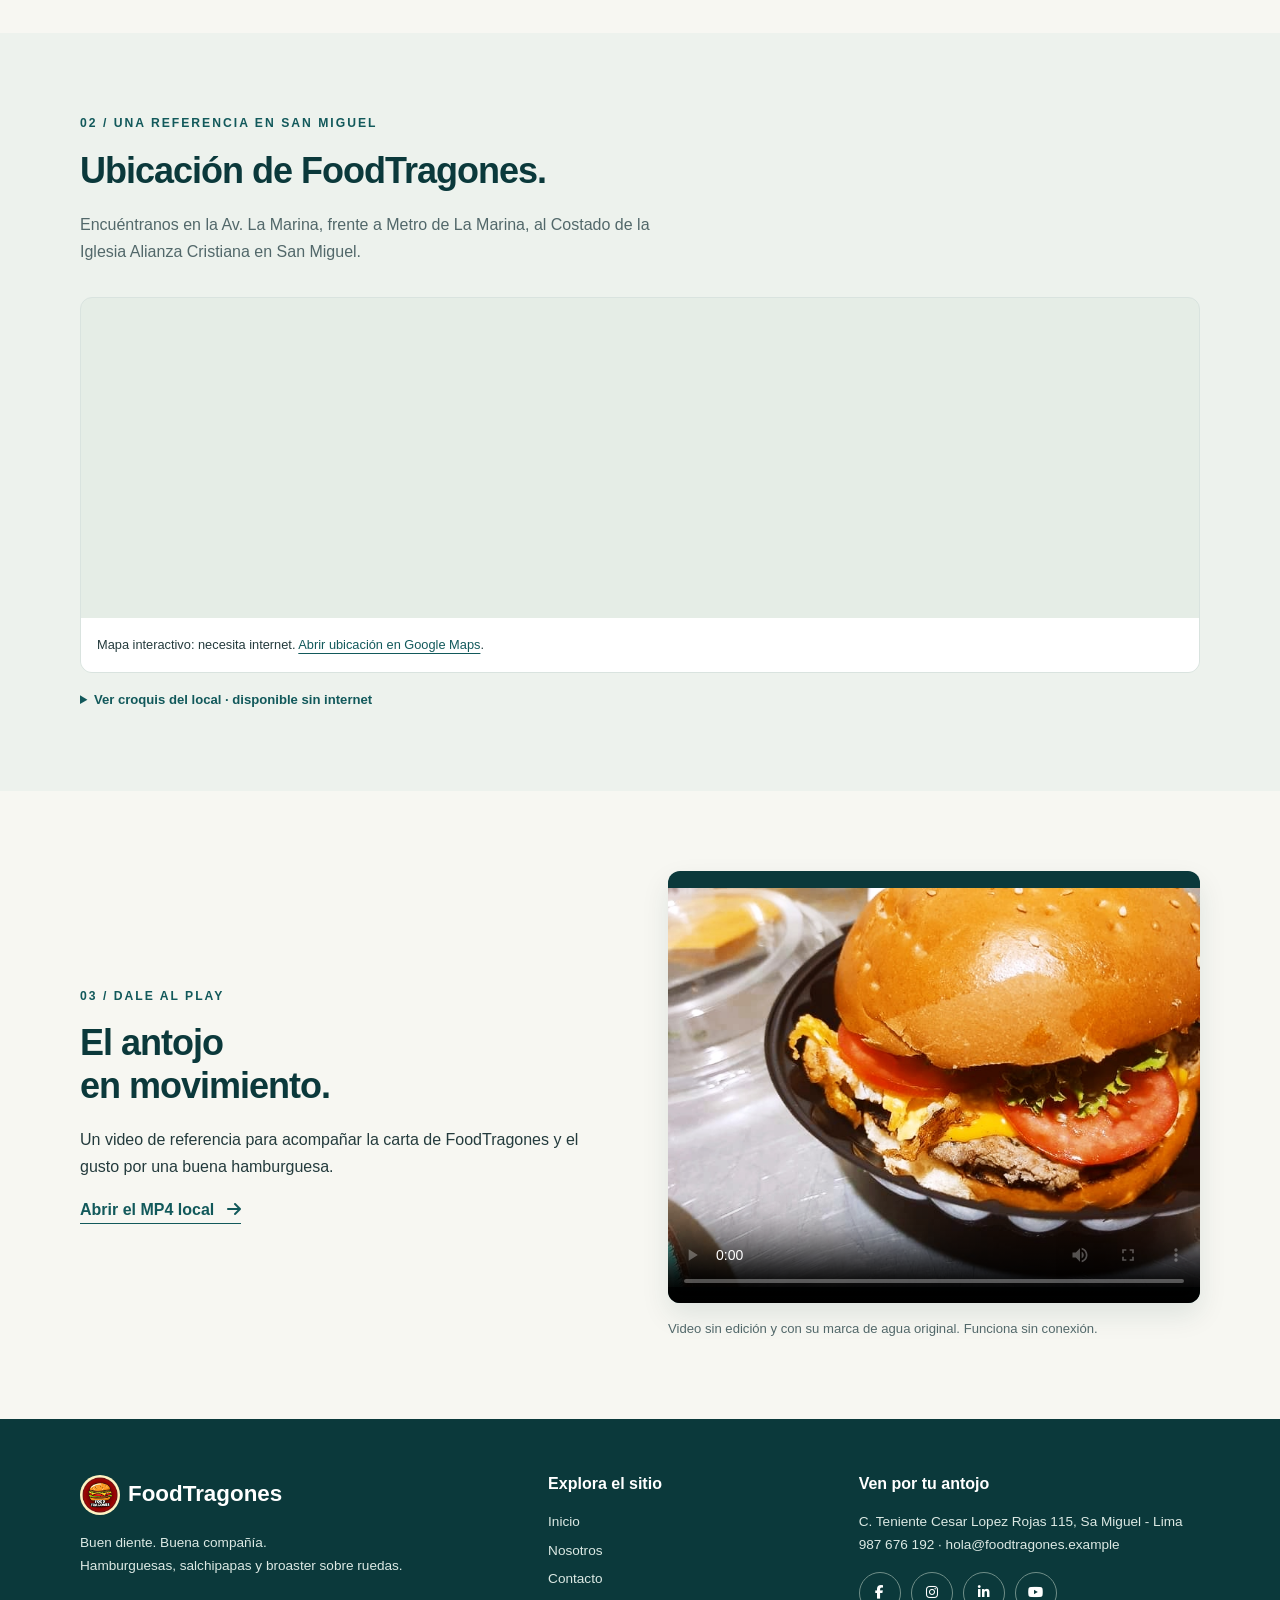
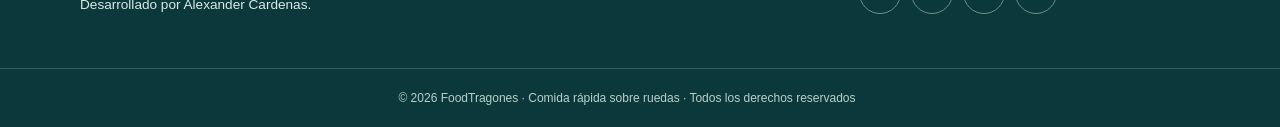
<file: contacto.html>
<!DOCTYPE html>
<!-- T02: estructura basica de una pagina HTML5 -->
<html lang="es">

<head>
  <meta charset="UTF-8">
  <meta name="viewport" content="width=device-width, initial-scale=1.0">
  <meta name="description"
    content="FoodTragones: food truck de comida rápida en Lima. Hamburguesas, pollo deshilachado, chorizos, salchipapas, supremas, filetes, enchiladas y broaster.">
  <title>Contacto | FoodTragones</title>
  <!-- T01: CSS externo. T04: iconos Font Awesome guardados localmente. -->
  <link rel="stylesheet" href="css/fontawesome.css">
  <link rel="stylesheet" href="css/style.css">
  <link rel="icon" href="img/food-logo.jpg" type="image/jpeg">
</head>

<body>
  <a class="saltar" href="#contenido">Saltar al contenido</a>
  <!-- T05 y T07: encabezado y menu comunes; sticky en style.css -->
  <header class="cabecera">
    <div class="contenedor nav-barra">
      <a class="logo" href="index.html" aria-label="FoodTragones, ir al inicio">
        <img class="logo-negocio" src="img/food-logo.jpg" alt="Logo de FoodTragones con una hamburguesa" width="500"
          height="500">
        <span>FoodTragones<small>Food truck · San Miguel</small></span>
      </a>
      <nav aria-label="Navegación principal">
        <ul>
          <li><a href="index.html">Inicio</a></li>
          <li><a href="nosotros.html">Nosotros</a></li>
          <li><a href="contacto.html" class="activo" aria-current="page">Contacto</a></li>
        </ul>
      </nav>
    </div>
  </header>
  <main id="contenido">
    <section class="hero-pagina hero-contacto" aria-labelledby="titulo-contacto">
      <div class="contenedor"><span class="ceja">El antojo empieza con un hola</span>
        <h1 id="titulo-contacto">Tu próxima parada: FoodTragones.</h1>
        <p>Encuentra nuestros canales de ejemplo y consulta por la carta del food truck. El formulario es de práctica y
          no envía pedidos.</p>
      </div>
    </section>

    <section class="seccion" aria-labelledby="datos-contacto">
      <div class="contenedor"><span class="ceja">01 / Encuéntranos</span>
        <h2 id="datos-contacto">Ven con hambre. Nosotros ponemos el sabor.</h2>
        <p class="bajada">Estos datos de contacto se mantienen como ejemplos académicos hasta completar los del negocio.
        </p>
        <div class="info-contacto">
          <article><i class="fa-solid fa-location-dot" aria-hidden="true"></i>
            <h3>Dirección</h3>
            <p>C. Teniente Cesar Lopez Rojas 115<br>Sa Miguel, Lima</p>
          </article>
          <article><i class="fa-solid fa-phone" aria-hidden="true"></i>
            <h3>Teléfono</h3>
            <p>987 676 192<br>Número para pedidos</p>
          </article>
          <article><i class="fa-solid fa-envelope" aria-hidden="true"></i>
            <h3>Correo</h3>
            <p>hola@foodtragones.example<br>Dirección de demostración</p>
          </article>
          <article><i class="fa-solid fa-clock" aria-hidden="true"></i>
            <h3>Horario</h3>
            <p>Lunes a domingo<br>6:00 p. m. a 2:00 a. m.</p>
          </article>
        </div>
        <div class="contacto-grid">
          <div id="formulario">
            <h3>Consulta por la carta · formulario de práctica</h3>
            <!-- Sin action, servidor ni boton submit. Los campos no se envian. -->
            <form aria-label="Formulario de contacto demostrativo" aria-describedby="aviso-form">
              <p class="aviso-form" id="aviso-form">Solo demostración. Puedes escribir y limpiar los campos; no se envía
                información ni se registran pedidos.</p>
              <div class="campo"><label for="nombre">Nombre</label><input type="text" id="nombre" name="nombre"
                  placeholder="Ejemplo: Alex" autocomplete="off" maxlength="80"></div>
              <div class="campo"><label for="correo">Correo electrónico</label><input type="email" id="correo"
                  name="correo" placeholder="nombre@ejemplo.com" autocomplete="off" maxlength="120"></div>
              <div class="campo"><label for="asunto">Asunto</label><input type="text" id="asunto" name="asunto"
                  placeholder="Ejemplo: consulta por una hamburguesa" maxlength="100"></div>
              <div class="campo"><label for="mensaje">Mensaje</label><textarea id="mensaje" name="mensaje" rows="5"
                  placeholder="Escribe una consulta de ejemplo sobre nuestra carta." maxlength="1000"></textarea></div>
              <button class="btn btn-oscuro" type="reset">Limpiar campos</button>
            </form>
          </div>
          <div class="contacto-aside">
            <aside class="nota">
              <h3>Antes de escribir</h3>
              <p>Puedes practicar una consulta sobre hamburguesas, broaster, horarios o la presencia del food truck en
                un evento.</p>
              <p>Déjanos tu consulta en el formulario y nuestro equipo se pondrá en contacto contigo lo antes posible...
              </p>
            </aside>
            <aside class="nota" id="whatsapp">
              <h3><i class="fa-brands fa-whatsapp" aria-hidden="true"></i> WhatsApp</h3>
              <p>Próximamente estará disponible nuestro canal de atención por WhatsApp.</p>
              <p>Contáctanos por WhatsApp, consulta nuestra carta, conoce nuestras promociones y realiza tu pedido de
                manera rápida y sencilla.</p>
            </aside>
            <aside class="nota">
              <h3>También en redes</h3>
              <p>Nuestras redes soci ales serán vinculadas en una próxima actualización.</p>
              <ul class="redes">
                <li><a href="https://www.facebook.com/" target="_blank" rel="noopener noreferrer"
                    aria-label="Facebook (sitio de ejemplo, abre otra pestaña)"><i class="fa-brands fa-facebook-f"
                      aria-hidden="true"></i></a></li>
                <li><a href="https://www.instagram.com/" target="_blank" rel="noopener noreferrer"
                    aria-label="Instagram (sitio de ejemplo, abre otra pestaña)"><i class="fa-brands fa-instagram"
                      aria-hidden="true"></i></a></li>
                <li><a href="https://www.linkedin.com/" target="_blank" rel="noopener noreferrer"
                    aria-label="LinkedIn (sitio de ejemplo, abre otra pestaña)"><i class="fa-brands fa-linkedin-in"
                      aria-hidden="true"></i></a></li>
                <li><a href="https://www.youtube.com/" target="_blank" rel="noopener noreferrer"
                    aria-label="YouTube (sitio de ejemplo, abre otra pestaña)"><i class="fa-brands fa-youtube"
                      aria-hidden="true"></i></a></li>
              </ul>
            </aside>
          </div>
        </div>
      </div>
    </section>

    <section class="seccion fondo-suave" aria-labelledby="ubicacion">
      <div class="contenedor"><span class="ceja">02 / Una referencia en San Miguel</span>
        <h2 id="ubicacion">Ubicación de FoodTragones.</h2>
        <p class="bajada"> Encuéntranos en la Av. La Marina, frente a Metro de La Marina, al Costado de la Iglesia
          Alianza Cristiana en San Miguel. </p>
        <div class="mapa-caja"><iframe title="Mapa de ejemplo: Plaza Mayor de Lima" loading="lazy"
            referrerpolicy="no-referrer-when-downgrade"
            src="https://www.google.com/maps/embed?pb=!1m18!1m12!1m3!1d3901.530981873722!2d-77.08958766385012!3d-12.075757862191777!2m3!1f0!2f0!3f0!3m2!1i1024!2i768!4f13.1!3m3!1m2!1s0x9105c994c1db1b89%3A0x79d2d9e5af1dbdb7!2sFood%20TrAgones!5e0!3m2!1ses-419!2spe!4v1792452928929!5m2!1ses-419!2spe"></iframe>
          <p>Mapa interactivo: necesita internet. <a href="https://maps.app.goo.gl/qgtEpkYWKE7ZtidRA" target="_blank"
              rel="noopener noreferrer">Abrir ubicación en Google Maps</a>.</p>
        </div>
        <details class="croquis">
          <summary>Ver croquis del local · disponible sin internet</summary><img src="img/CroquisFoodTruck.svg"
            alt="Croquis: FoodTragones en avenida teniente Lopez con la Marina, junto a la Iglesia Cristiana">
          <p>Esquema ilustrativo.</p>
        </details>
      </div>
    </section>

    <!-- T07: video MP4 real, local, con controles y poster local. -->
    <section class="seccion" id="video" aria-labelledby="titulo-video">
      <div class="contenedor dos-col">
        <div><span class="ceja">03 / Dale al play</span>
          <h2 id="titulo-video">El antojo<br>en movimiento.</h2>
          <p>Un video de referencia para acompañar la carta de FoodTragones y el gusto por una buena hamburguesa.</p>
          <a class="enlace" href="video/video.mp4">Abrir el MP4 local <i class="fa-solid fa-arrow-right"aria-hidden="true"></i></a>
        </div>
        <figure class="video-caja"><video controls poster="img/poster.jpg" preload="metadata" playsinline width="768"
            height="432" aria-label="Video de referencia de una persona comiendo una hamburguesa">
            <source src="video/video.mp4" type="video/mp4">Tu navegador no admite video HTML5. <a
              href="video/video.mp4">Abre el video MP4</a>.
          </video>
          <figcaption class="video-pie">Video sin edición y con su marca de agua
            original. Funciona sin conexión.</figcaption>
        </figure>
      </div>
    </section>
  </main>
  <!-- T05 y T07: pie identico con enlaces rapidos y redes de ejemplo -->
  <footer class="pie">
    <div class="contenedor footer-grid">
      <div>
        <h3 class="marca-footer"><img class="logo-pie" src="img/food-logo.jpg" alt="Logo de FoodTragones" width="500"
            height="500">FoodTragones</h3>
        <p>Buen diente. Buena compañía.<br>Hamburguesas, salchipapas y broaster sobre ruedas.</p>
        <p>Desarrollado por Alexander Cardenas.</p>
      </div>
      <div>
        <h3>Explora el sitio</h3>
        <ul>
          <li><a href="index.html">Inicio</a></li>
          <li><a href="nosotros.html">Nosotros</a></li>
          <li><a href="contacto.html">Contacto</a></li>
        </ul>
      </div>
      <div>
        <h3>Ven por tu antojo</h3>
        <p>C. Teniente Cesar Lopez Rojas 115, Sa Miguel - Lima<br>987 676 192 · hola@foodtragones.example</p>
        <ul class="redes">
          <li><a href="https://www.facebook.com/" target="_blank" rel="noopener noreferrer"
              aria-label="Facebook (sitio de ejemplo, abre otra pestaña)"><i class="fa-brands fa-facebook-f"
                aria-hidden="true"></i></a></li>
          <li><a href="https://www.instagram.com/" target="_blank" rel="noopener noreferrer"
              aria-label="Instagram (sitio de ejemplo, abre otra pestaña)"><i class="fa-brands fa-instagram"
                aria-hidden="true"></i></a></li>
          <li><a href="https://www.linkedin.com/" target="_blank" rel="noopener noreferrer"
              aria-label="LinkedIn (sitio de ejemplo, abre otra pestaña)"><i class="fa-brands fa-linkedin-in"
                aria-hidden="true"></i></a></li>
          <li><a href="https://www.youtube.com/" target="_blank" rel="noopener noreferrer"
              aria-label="YouTube (sitio de ejemplo, abre otra pestaña)"><i class="fa-brands fa-youtube"
                aria-hidden="true"></i></a></li>
        </ul>
      </div>
    </div>
    <p class="copy">&copy; 2026 FoodTragones · Comida rápida sobre ruedas · Todos los derechos reservados</p>
  </footer>
  <!-- T06: fixed permanece visible al desplazarse; enlace local de demostracion -->
  <a class="flotante" href="contacto.html#whatsapp" aria-label="WhatsApp de ejemplo: leer el aviso de contacto"><i
      class="fa-brands fa-whatsapp" aria-hidden="true"></i><span>WhatsApp</span></a>
</body>

</html>
</file>
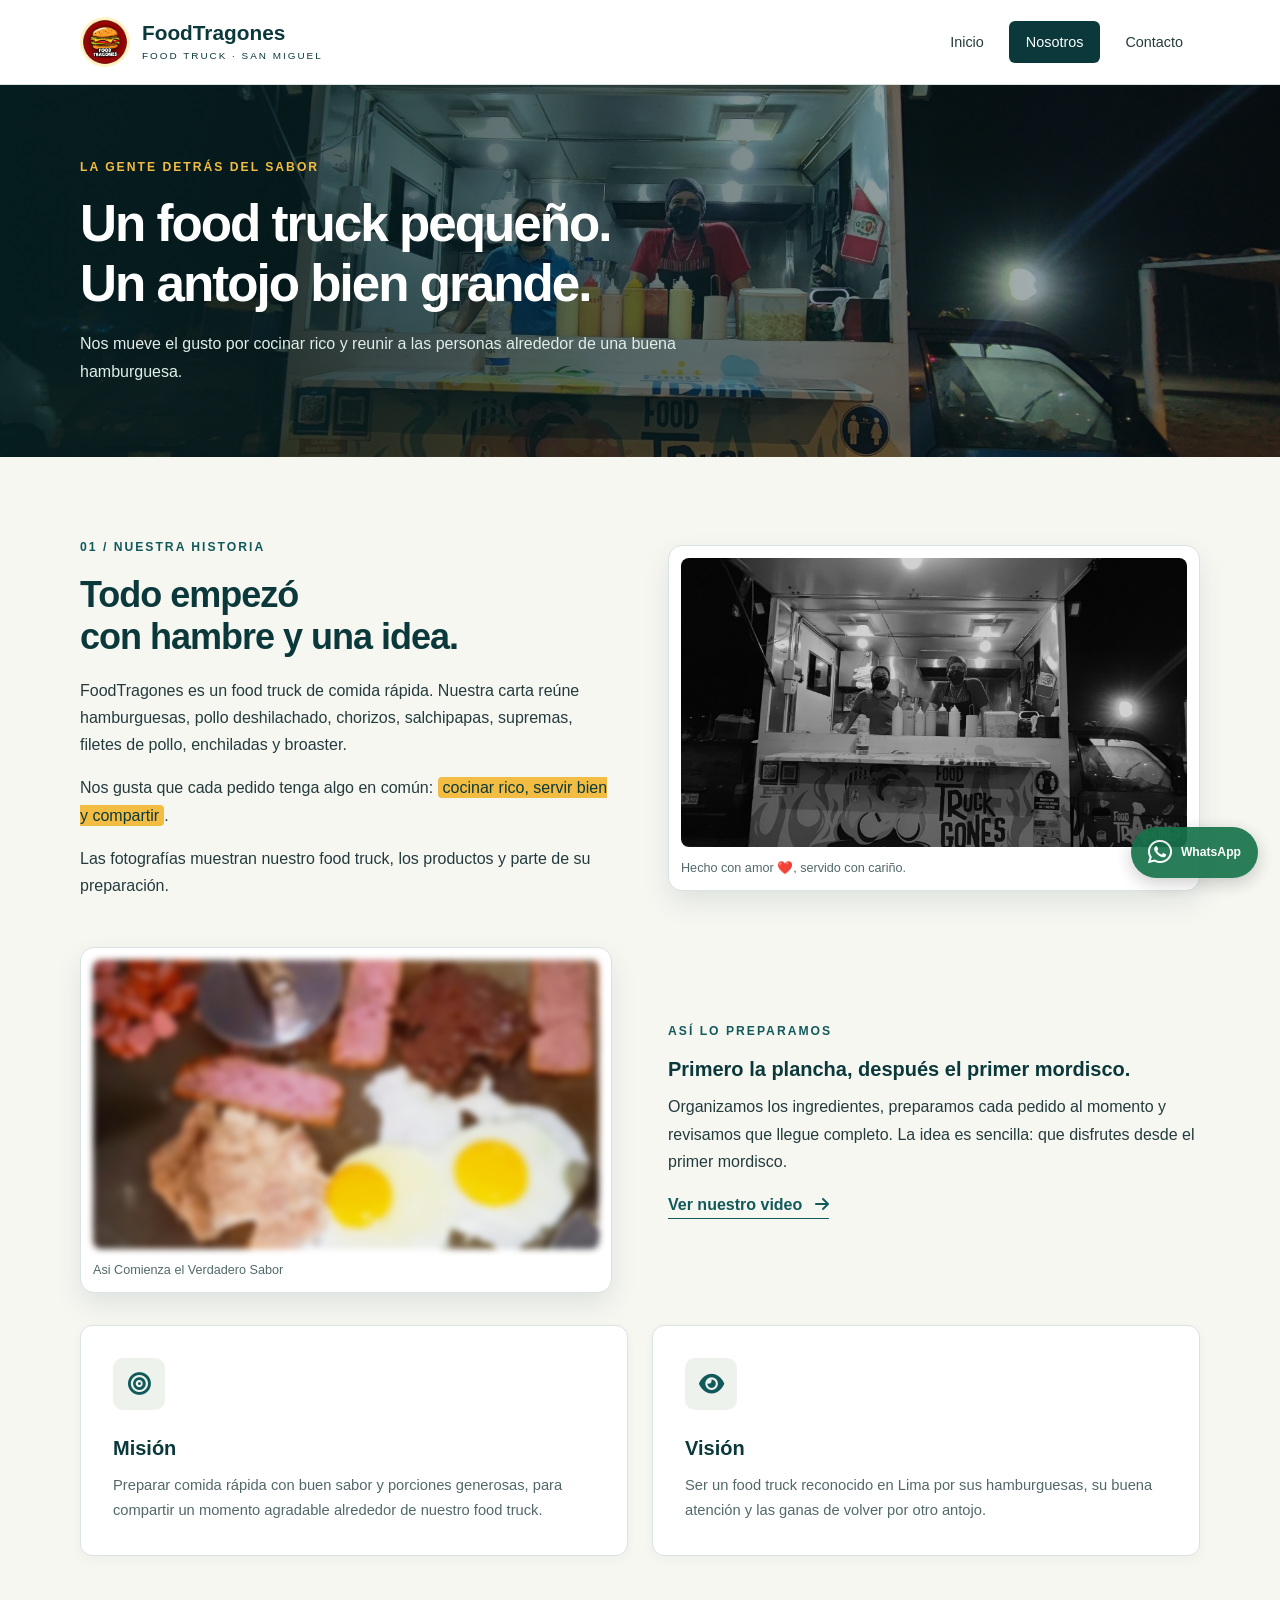
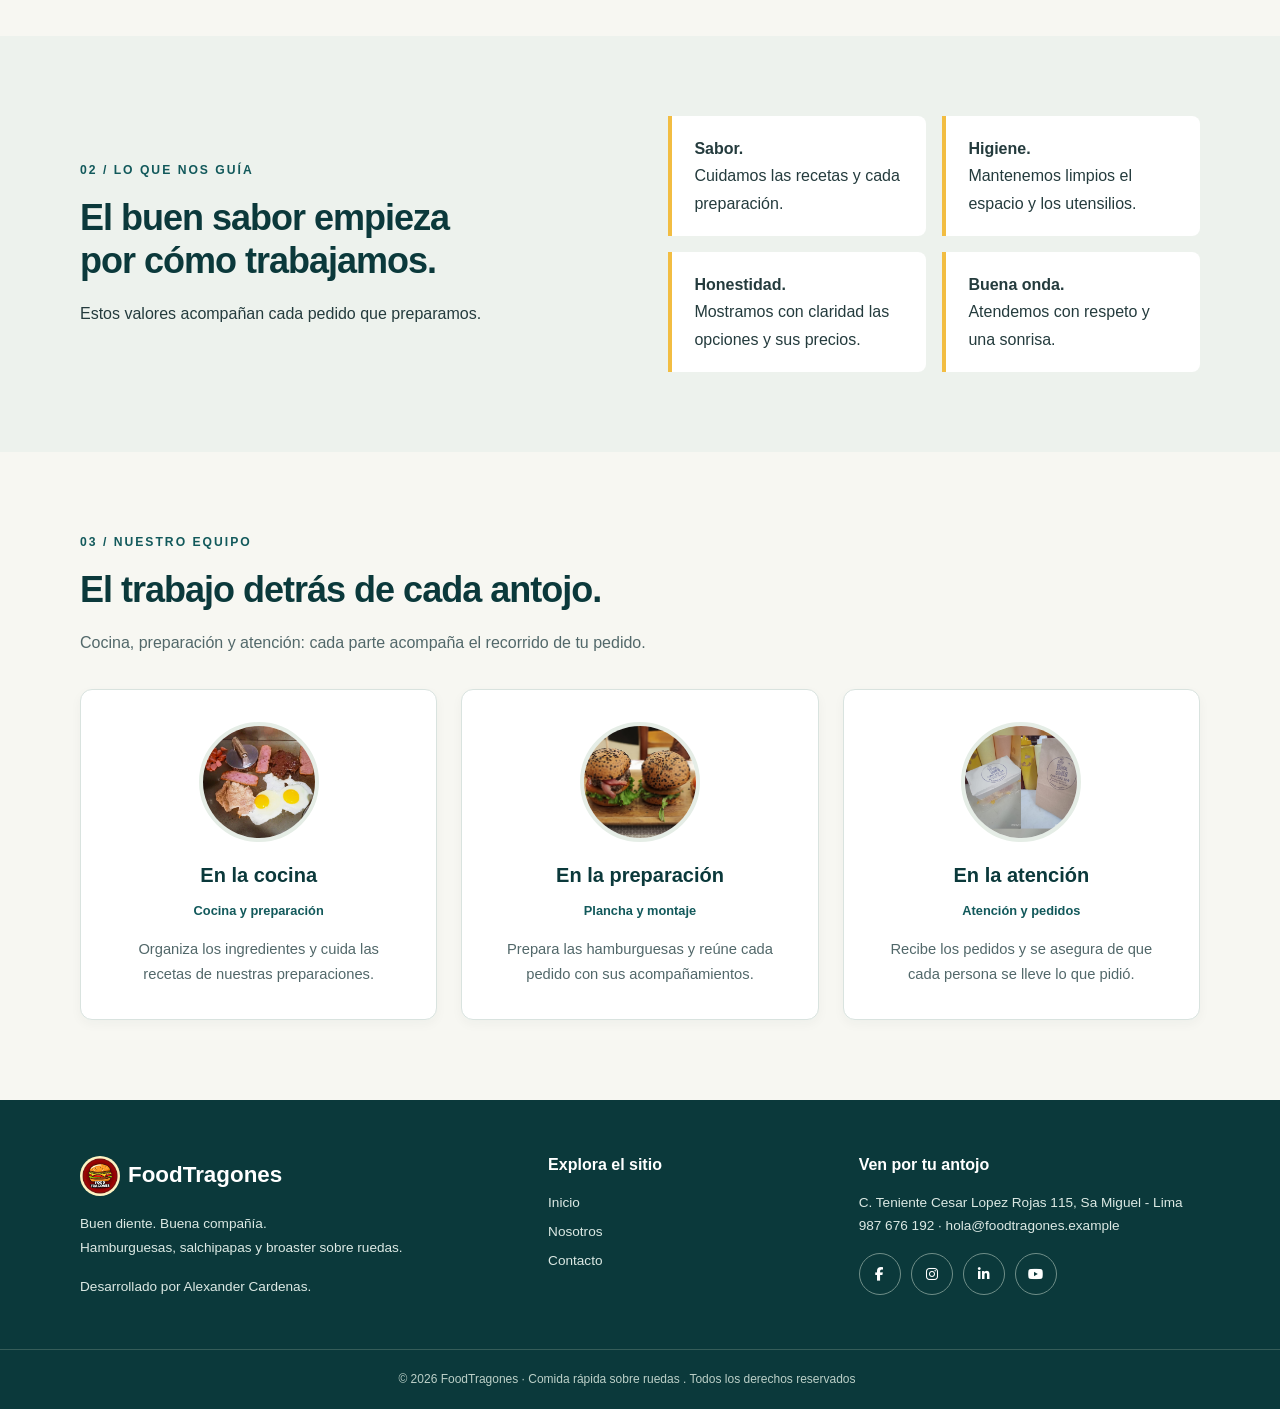
<file: nosotros.html>
<!DOCTYPE html>
<!-- T02: estructura basica de una pagina HTML5 -->
<html lang="es">

<head>
  <meta charset="UTF-8">
  <meta name="viewport" content="width=device-width, initial-scale=1.0">
  <meta name="description"
    content="FoodTragones: food truck de comida rápida en Lima. Hamburguesas, pollo deshilachado, chorizos, salchipapas, supremas, filetes, enchiladas y broaster.">
  <title>Nosotros | FoodTragones</title>
  <!-- T01: CSS externo. T04: iconos Font Awesome guardados localmente. -->
  <link rel="stylesheet" href="css/fontawesome.css">
  <link rel="stylesheet" href="css/style.css">
  <link rel="icon" href="img/food-logo.jpg" type="image/jpeg">
</head>

<body>
  <a class="saltar" href="#contenido">Saltar al contenido</a>
  <!-- T05 y T07: encabezado y menu comunes; sticky en style.css -->
  <header class="cabecera">
    <div class="contenedor nav-barra">
      <a class="logo" href="index.html" aria-label="FoodTragones, ir al inicio">
        <img class="logo-negocio" src="img/food-logo.jpg" alt="Logo de FoodTragones con una hamburguesa" width="500"
          height="500">
        <span>FoodTragones<small>Food truck · San Miguel</small></span>
      </a>
      <nav aria-label="Navegación principal">
        <ul>
          <li><a href="index.html">Inicio</a></li>
          <li><a href="nosotros.html" class="activo" aria-current="page">Nosotros</a></li>
          <li><a href="contacto.html">Contacto</a></li>
        </ul>
      </nav>
    </div>
  </header>
  <main id="contenido">
    <section class="hero-pagina hero-nosotros" aria-labelledby="titulo-nosotros">
      <div class="contenedor"><span class="ceja">La gente detrás del sabor</span>
        <h1 id="titulo-nosotros">Un food truck pequeño.<br>Un antojo bien grande.</h1>
        <p>Nos mueve el gusto por cocinar rico y reunir a las personas alrededor de una buena hamburguesa.</p>
      </div>
    </section>

    <section class="seccion" aria-labelledby="historia">
      <div class="contenedor">
        <div class="dos-col">
          <article><span class="ceja">01 / Nuestra historia</span>
            <h2 id="historia">Todo empezó<br>con hambre y una idea.</h2>
            <p>FoodTragones es un food truck de comida rápida. Nuestra carta reúne hamburguesas, pollo deshilachado,
              chorizos, salchipapas, supremas, filetes de pollo, enchiladas y broaster.</p>
            <p>Nos gusta que cada pedido tenga algo en común: <span class="destacado">cocinar rico, servir bien y
                compartir</span>.</p>
            <p>Las fotografías muestran nuestro food truck, los productos y parte de su preparación.</p>
          </article>
          <figure class="marco-imagen"><img class="img-filtro" tabindex="0" src="img/historia.jpg"
              alt="Interior iluminado del food truck de FoodTragones durante la atención" width="2048" height="921"
              loading="lazy">
            <figcaption>Hecho con amor ❤️, servido con cariño.</figcaption>
          </figure>
        </div>
        <div class="dos-col metodo" id="metodo">
          <figure class="marco-imagen"><img class="img-blur" tabindex="0" src="img/otras-imagenes.jpg"
              alt="Carnes, salchichas y huevos preparándose en la plancha de FoodTragones" width="768" height="965"
              loading="lazy">
            <figcaption>Asi Comienza el Verdadero Sabor</figcaption>
          </figure>
          <article><span class="ceja">Así lo preparamos</span>
            <h3>Primero la plancha, después el primer mordisco.</h3>
            <p>Organizamos los ingredientes, preparamos cada pedido al momento y revisamos que llegue completo. La idea
              es sencilla: que disfrutes desde el primer mordisco.</p><a class="enlace" href="contacto.html#video">Ver
              nuestro video <i class="fa-solid fa-arrow-right" aria-hidden="true"></i></a>
          </article>
        </div>
        <div class="mision-vision">
          <article class="tarjeta">
            <div class="icono"><i class="fa-solid fa-bullseye" aria-hidden="true"></i></div>
            <h3>Misión</h3>
            <p>Preparar comida rápida con buen sabor y porciones generosas, para compartir un momento agradable
              alrededor de nuestro food truck.</p>
          </article>
          <article class="tarjeta">
            <div class="icono"><i class="fa-solid fa-eye" aria-hidden="true"></i></div>
            <h3>Visión</h3>
            <p>Ser un food truck reconocido en Lima por sus hamburguesas, su buena atención y las ganas de volver por
              otro antojo.</p>
          </article>
        </div>
      </div>
    </section>

    <!-- T05: lista desordenada con cuatro valores. -->
    <section class="seccion fondo-suave" aria-labelledby="valores">
      <div class="contenedor dos-col">
        <div><span class="ceja">02 / Lo que nos guía</span>
          <h2 id="valores">El buen sabor empieza<br>por cómo trabajamos.</h2>
          <p>Estos valores acompañan cada pedido que preparamos.</p>
        </div>
        <ul class="valores">
          <li><strong>Sabor.</strong><br>Cuidamos las recetas y cada preparación.</li>
          <li><strong>Higiene.</strong><br>Mantenemos limpios el espacio y los utensilios.</li>
          <li><strong>Honestidad.</strong><br>Mostramos con claridad las opciones y sus precios.</li>
          <li><strong>Buena onda.</strong><br>Atendemos con respeto y una sonrisa.</li>
        </ul>
      </div>
    </section>

    <!-- T03: fotografias locales con alt. T07: section y article. -->
    <section class="seccion" aria-labelledby="equipo">
      <div class="contenedor"><span class="ceja">03 / Nuestro equipo</span>
        <h2 id="equipo">El trabajo detrás de cada antojo.</h2>
        <p class="bajada">Cocina, preparación y atención: cada parte acompaña el recorrido de tu pedido.</p>
        <div class="tarjetas equipo">
          <article class="tarjeta"><img class="foto" src="img/equipo-camila.jpg"
              alt="Ingredientes y huevos sobre la plancha del food truck" width="768" height="965" loading="lazy">
            <h3>En la cocina</h3><span class="rol">Cocina y preparación</span>
            <p>Organiza los ingredientes y cuida las recetas de nuestras preparaciones.</p>
          </article>
          <article class="tarjeta"><img class="foto" src="img/equipo-diego.jpg"
              alt="Mini hamburguesas de FoodTragones alineadas para servir" width="2048" height="921" loading="lazy">
            <h3>En la preparación</h3><span class="rol">Plancha y montaje</span>
            <p>Prepara las hamburguesas y reúne cada pedido con sus acompañamientos.</p>
          </article>
          <article class="tarjeta"><img class="foto" src="img/equipo-lucia.jpg"
              alt="Empaques de FoodTragones preparados para entregar los pedidos" width="1599" height="1599"
              loading="lazy">
            <h3>En la atención</h3><span class="rol">Atención y pedidos</span>
            <p>Recibe los pedidos y se asegura de que cada persona se lleve lo que pidió.</p>
          </article>
        </div>
      </div>
    </section>
  </main>
  <!-- T05 y T07: pie identico con enlaces rapidos y redes de ejemplo -->
  <footer class="pie">
    <div class="contenedor footer-grid">
      <div>
        <h3 class="marca-footer"><img class="logo-pie" src="img/food-logo.jpg" alt="Logo de FoodTragones" width="500"
            height="500">FoodTragones</h3>
        <p>Buen diente. Buena compañía.<br>Hamburguesas, salchipapas y broaster sobre ruedas.</p>
        <p>Desarrollado por Alexander Cardenas.</p>
      </div>
      <div>
        <h3>Explora el sitio</h3>
        <ul>
          <li><a href="index.html">Inicio</a></li>
          <li><a href="nosotros.html">Nosotros</a></li>
          <li><a href="contacto.html">Contacto</a></li>
        </ul>
      </div>
      <div>
        <h3>Ven por tu antojo</h3>
        <p>C. Teniente Cesar Lopez Rojas 115, Sa Miguel - Lima<br>987 676 192 · hola@foodtragones.example</p>
        <ul class="redes">
          <li><a href="https://www.facebook.com/" target="_blank" rel="noopener noreferrer"
              aria-label="Facebook (sitio de ejemplo, abre otra pestaña)"><i class="fa-brands fa-facebook-f"
                aria-hidden="true"></i></a></li>
          <li><a href="https://www.instagram.com/" target="_blank" rel="noopener noreferrer"
              aria-label="Instagram (sitio de ejemplo, abre otra pestaña)"><i class="fa-brands fa-instagram"
                aria-hidden="true"></i></a></li>
          <li><a href="https://www.linkedin.com/" target="_blank" rel="noopener noreferrer"
              aria-label="LinkedIn (sitio de ejemplo, abre otra pestaña)"><i class="fa-brands fa-linkedin-in"
                aria-hidden="true"></i></a></li>
          <li><a href="https://www.youtube.com/" target="_blank" rel="noopener noreferrer"
              aria-label="YouTube (sitio de ejemplo, abre otra pestaña)"><i class="fa-brands fa-youtube"
                aria-hidden="true"></i></a></li>
        </ul>
      </div>
    </div>
    <p class="copy">&copy; 2026 FoodTragones · Comida rápida sobre ruedas . Todos los derechos reservados</p>
  </footer>
  <!-- T06: fixed permanece visible al desplazarse; enlace local de demostracion -->
  <a class="flotante" href="contacto.html#whatsapp" aria-label="WhatsApp de ejemplo: leer el aviso de contacto"><i
      class="fa-brands fa-whatsapp" aria-hidden="true"></i><span>WhatsApp</span></a>
</body>

</html>
</file>
<file: css/style.css>
/* TALLER ANDINO | Proyecto 2: HTML5 y CSS3, temas T01 a T07 */

/* 1. BASE Y VARIABLES — T01, T03 */
:root {
  --verde: #12595b;
  --verde-oscuro: #0b393b;
  --dorado: #f2bd42;
  --fondo: #f7f7f2;
  --blanco: #ffffff;
  --texto: #243b3d;
  --suave: #52686a;
  --borde: #d9e3df;
  --sombra: 0 12px 28px rgba(11, 57, 59, 0.10);
}

* { box-sizing: border-box; margin: 0; padding: 0; }
html { scroll-behavior: smooth; scroll-padding-top: 100px; }
body {
  font-family: Arial, Helvetica, sans-serif;
  font-size: 16px;
  line-height: 1.7;
  color: var(--texto);
  background-color: var(--fondo);
}
img { max-width: 100%; height: auto; display: block; }
video, iframe { max-width: 100%; display: block; }
a { color: var(--verde); text-underline-offset: 4px; }
button, input, textarea { font: inherit; }
h1, h2, h3 { line-height: 1.18; color: var(--verde-oscuro); }
h1 { font-size: 3.8rem; letter-spacing: -2px; }
h2 { font-size: 2.25rem; letter-spacing: -1px; margin-bottom: 1.15rem; }
h3 { font-size: 1.25rem; margin-bottom: 0.75rem; }
p { margin-bottom: 1rem; }
p:last-child { margin-bottom: 0; }
.contenedor { width: 90%; max-width: 1120px; margin: 0 auto; }
.seccion { padding: 5rem 0; }
.fondo-suave { background-color: #edf2ed; }
.centrado { text-align: center; }
.ceja { display: block; font-size: 0.76rem; font-weight: bold; letter-spacing: 2px; text-transform: uppercase; margin-bottom: 1rem; color: var(--verde); }
.bajada { color: var(--suave); max-width: 620px; margin-bottom: 2rem; }
.destacado { background-color: var(--dorado); color: var(--verde-oscuro); padding: 2px 5px; border-radius: 4px; }
.dos-col { display: grid; grid-template-columns: 1fr 1fr; gap: 3.5rem; align-items: center; }
.dos-col > *, .tarjetas > *, .footer-grid > * { min-width: 0; }
:focus-visible { outline: 3px solid var(--dorado); outline-offset: 5px; }
.saltar { position: absolute; top: -100px; left: 12px; background: var(--blanco); padding: 10px 15px; z-index: 300; }
.saltar:focus { top: 10px; }

/* 2. ENCABEZADO Y NAVEGACION — T05; sticky y z-index — T06 */
.cabecera { position: sticky; top: 0; z-index: 100; background-color: rgba(255, 255, 255, 0.98); border-bottom: 1px solid var(--borde); }
.nav-barra { min-height: 84px; display: flex; align-items: center; justify-content: space-between; gap: 1.25rem; }
.logo { display: flex; align-items: center; gap: 12px; text-decoration: none; color: var(--verde-oscuro); font-size: 1.3rem; font-weight: bold; line-height: 1.1; }
.logo i { background-color: var(--verde-oscuro); color: var(--dorado); padding: 12px; border-radius: 10px; font-size: 1.5rem; }
.logo small { display: block; margin-top: 6px; font-size: 0.62rem; font-weight: normal; letter-spacing: 2px; text-transform: uppercase; }
nav ul { display: flex; list-style: none; gap: 0.5rem; }
nav a { display: block; color: var(--texto); padding: 9px 17px; border-radius: 6px; text-decoration: none; font-size: 0.9rem; transition: background-color 0.25s, color 0.25s; }
nav a:hover, nav a:focus-visible { background-color: #e9f1eb; color: var(--verde); }
nav a.activo { background-color: var(--verde-oscuro); color: var(--blanco); }

/* 3. BOTONES Y ENLACES — T04, T06 */
.btn { display: inline-flex; justify-content: center; align-items: center; gap: 14px; padding: 12px 22px; background-color: var(--dorado); color: var(--verde-oscuro); border: 2px solid var(--dorado); border-radius: 6px; font-weight: bold; text-decoration: none; cursor: pointer; transition: transform 0.3s, box-shadow 0.3s, background-color 0.3s; }
.btn:hover, .btn:focus-visible { transform: translateY(-4px); box-shadow: var(--sombra); background-color: #ffce65; }
.btn-oscuro { background-color: var(--verde-oscuro); border-color: var(--verde-oscuro); color: var(--blanco); }
.btn-oscuro:hover, .btn-oscuro:focus-visible { background-color: var(--verde); }
.enlace { display: inline-block; font-weight: bold; text-decoration: none; border-bottom: 1px solid var(--verde); }
.enlace i { margin-left: 8px; transition: transform 0.3s; }
.enlace:hover i { transform: translateX(5px); }

/* 4. SLIDER DE TRES IMAGENES — T03, T06; sin JavaScript */
.hero { background-color: var(--verde-oscuro); }
.slider { position: relative; min-height: 570px; overflow: hidden; }
.slide { position: absolute; inset: 0; width: 100%; height: 100%; object-fit: cover; opacity: 0; animation: cambio 18s linear infinite; }
/* Los retrasos negativos muestran una imagen desde el primer instante. */
.slide-1 { animation-delay: -1s; }
.slide-2 { animation-delay: -13s; }
.slide-3 { animation-delay: -7s; }
.slider::after { content: ""; position: absolute; inset: 0; background: linear-gradient(90deg, rgba(5, 32, 34, 0.93), rgba(5, 32, 34, 0.25)); }
.hero-contenido { position: relative; z-index: 2; padding-top: 90px; padding-bottom: 90px; color: var(--blanco); }
.hero-contenido h1 { color: var(--blanco); max-width: 650px; margin-bottom: 1.5rem; }
.hero-contenido h1 span { color: var(--dorado); }
.hero-contenido p { max-width: 480px; color: #e0eeea; margin-bottom: 2rem; }
.hero .ceja { color: var(--dorado); }
.hero-pie { display: flex; align-items: center; gap: 15px; margin-top: 2.5rem; font-size: 0.8rem; letter-spacing: 1px; }
.indicadores { display: flex; gap: 5px; }
.indicadores span { width: 24px; height: 3px; background: var(--blanco); opacity: 0.35; animation: indicador 18s linear infinite; }
.indicadores span:nth-child(1) { animation-delay: -1s; }
.indicadores span:nth-child(2) { animation-delay: -13s; }
.indicadores span:nth-child(3) { animation-delay: -7s; }
/* El checkbox permite pausar las imagenes con raton o teclado. */
.pausa-slider { position: absolute; z-index: 4; right: 7%; top: 26px; width: 18px; height: 18px; accent-color: var(--dorado); }
.pausa-label { position: absolute; z-index: 4; right: calc(7% + 28px); top: 21px; color: var(--blanco); cursor: pointer; font-size: 0.8rem; }
.pausa-slider:checked ~ .slide, .pausa-slider:checked ~ .hero-contenido .indicadores span { animation-play-state: paused; }
@keyframes cambio {
  0%, 28% { opacity: 1; }
  33%, 95% { opacity: 0; }
  100% { opacity: 1; }
}
@keyframes indicador {
  0%, 28%, 100% { opacity: 1; }
  33%, 95% { opacity: 0.35; }
}
.franja { background-color: var(--dorado); }
.franja-contenido { display: flex; justify-content: space-between; align-items: center; gap: 1.5rem; padding-top: 1.1rem; padding-bottom: 1.1rem; font-size: 0.84rem; font-weight: bold; }
.franja p { margin: 0; }
.franja i { margin-right: 7px; }

/* 5. IMAGENES Y FILTROS REALES — T03, T06 */
figure { margin: 0; }
.marco-imagen { border-radius: 14px; border: 1px solid var(--borde); background-color: var(--blanco); padding: 12px; box-shadow: var(--sombra); }
.marco-imagen img { width: 100%; aspect-ratio: 7 / 4; object-fit: cover; border-radius: 8px; }
figcaption { margin-top: 12px; font-size: 0.79rem; color: var(--suave); line-height: 1.5; }
.img-filtro { filter: grayscale(100%) brightness(0.82); transition: filter 0.5s, transform 0.5s; }
.img-filtro:hover, .img-filtro:focus-visible { filter: grayscale(0%) brightness(1.08); transform: scale(1.02) rotate(-1deg); }
.img-blur { filter: blur(3px); transition: filter 0.5s, transform 0.5s; }
.img-blur:hover, .img-blur:focus-visible { filter: blur(0); transform: scale(1.02); }

/* 6. SERVICIOS, EQUIPO Y VALORES — T04, T05 */
.titulo-fila { display: flex; align-items: end; justify-content: space-between; gap: 1.5rem; margin-bottom: 2rem; }
.titulo-fila h2 { margin-bottom: 0; }
.tarjetas { display: grid; grid-template-columns: repeat(3, 1fr); gap: 1.5rem; }
.tarjeta { position: relative; background-color: var(--blanco); padding: 2rem; border: 1px solid var(--borde); border-radius: 12px; box-shadow: 0 4px 12px rgba(11, 57, 59, 0.04); transition: transform 0.3s, box-shadow 0.3s, border-color 0.3s; }
.tarjeta:hover { transform: translateY(-7px); box-shadow: var(--sombra); border-color: var(--verde); }
.tarjeta p { color: var(--suave); font-size: 0.92rem; }
.icono { display: inline-flex; align-items: center; justify-content: center; width: 52px; height: 52px; background-color: #edf2ed; border-radius: 10px; color: var(--verde); font-size: 1.4rem; margin-bottom: 1.7rem; transition: transform 0.3s; }
.tarjeta:hover .icono { transform: rotate(9deg) scale(1.1); }
.numero { position: absolute; top: 24px; right: 24px; color: var(--suave); font-size: 0.75rem; }
.etiqueta { position: absolute; top: 16px; right: 16px; padding: 4px 10px; background-color: var(--dorado); border-radius: 30px; font-size: 0.75rem; font-weight: bold; }
.valores { list-style: none; display: grid; grid-template-columns: repeat(2, 1fr); gap: 1rem; }
.valores li { padding: 1.2rem 1.4rem; border-left: 4px solid var(--dorado); background-color: var(--blanco); border-radius: 0 8px 8px 0; }
.equipo { text-align: center; }
.foto { width: 120px; height: 120px; border-radius: 50%; border: 4px solid #e5ede6; object-fit: cover; margin: 0 auto 1.4rem; transition: transform 0.3s, filter 0.3s; }
.tarjeta:hover .foto { transform: scale(1.08); filter: brightness(1.1); }
.rol { display: block; font-size: 0.8rem; color: var(--verde); margin-bottom: 1rem; font-weight: bold; }

/* 7. LISTAS Y CONTENIDO COMPLEMENTARIO — T05, T07 */
.fondo-verde { background-color: var(--verde-oscuro); color: #deebe5; }
.fondo-verde h2, .fondo-verde h3 { color: var(--blanco); }
.fondo-verde .ceja { color: var(--dorado); }
.pasos { padding-left: 1.4rem; }
.pasos li { padding: 0 0 1.2rem 0.6rem; }
.pasos li::marker { color: var(--dorado); font-weight: bold; }
.pasos strong { display: block; color: var(--blanco); }
.nota { padding: 1.5rem; border-left: 4px solid var(--dorado); border-radius: 0 10px 10px 0; background-color: #edf2ed; font-size: 0.9rem; }
.fondo-verde .nota { background-color: rgba(255, 255, 255, 0.08); }
.nota ul { padding-left: 1.1rem; }
.nota li { margin-bottom: 0.5rem; }
.llamada { display: flex; align-items: center; justify-content: space-between; gap: 2rem; border-top: 1px solid var(--borde); padding-top: 3rem; padding-bottom: 3rem; }
.llamada h2 { font-size: 1.8rem; margin: 0; }

/* 8. PORTADAS INTERIORES Y POSITION — T06 */
.hero-pagina { position: relative; color: var(--blanco); background-size: cover; background-position: center; padding: 4.5rem 0; }
.hero-nosotros { background-image: linear-gradient(90deg, rgba(5, 32, 34, 0.88), rgba(5, 32, 34, 0.25)), url("../img/equipo.jpg"); }
.hero-contacto { background-image: linear-gradient(90deg, rgba(5, 32, 34, 0.88), rgba(5, 32, 34, 0.25)), url("../img/contacto.jpg"); }
.hero-pagina h1 { color: var(--blanco); margin-bottom: 1rem; font-size: 3.2rem; }
.hero-pagina p { max-width: 620px; color: #e0eeea; }
.hero-pagina .ceja { color: var(--dorado); }
.mision-vision { display: grid; grid-template-columns: 1fr 1fr; gap: 1.5rem; margin-top: 2rem; }
.metodo { margin-top: 3rem; }
.demo-layout { display: grid; grid-template-columns: 1fr 2fr; gap: 2rem; align-items: start; }
.pos-sticky { position: sticky; top: 110px; background-color: var(--verde-oscuro); color: var(--blanco); border-radius: 12px; padding: 1.8rem; }
.pos-sticky h3 { color: var(--dorado); }
.demo-cajas { display: grid; gap: 1.7rem; }
.demo-caja { border: 1px solid var(--borde); background-color: var(--blanco); border-radius: 12px; padding: 2rem; min-height: 180px; }
.demo-caja strong { display: block; font-size: 1.25rem; margin-bottom: 0.6rem; color: var(--verde-oscuro); }
.pos-static { position: static; }
.base-relative { border: 2px dashed var(--verde); border-radius: 12px; }
.pos-relative { position: relative; top: 10px; left: 10px; background-color: #e1ece6; }
.pos-absolute-caja { position: relative; padding-top: 4rem; }
.pos-absolute { position: absolute; top: 16px; right: 16px; background-color: var(--dorado); color: var(--verde-oscuro); border-radius: 30px; padding: 4px 12px; font-size: 0.8rem; font-weight: bold; }
.demo-fixed { margin-top: 1.5rem; }

/* 9. CONTACTO, FORMULARIO, MAPA Y VIDEO — T07 */
.info-contacto { display: grid; grid-template-columns: repeat(4, 1fr); gap: 1.2rem; margin-bottom: 3rem; }
.info-contacto article { border-top: 2px solid var(--verde); padding-top: 1.25rem; }
.info-contacto i { color: var(--verde); margin-bottom: 1rem; font-size: 1.3rem; }
.info-contacto p { font-size: 0.85rem; overflow-wrap: anywhere; color: var(--suave); }
.contacto-grid { display: grid; grid-template-columns: 3fr 2fr; gap: 2rem; align-items: start; }
form { background-color: var(--blanco); border: 1px solid var(--borde); padding: 2rem; border-radius: 12px; box-shadow: var(--sombra); }
.campo { display: flex; flex-direction: column; gap: 6px; margin-bottom: 1rem; }
.campo label { font-size: 0.85rem; font-weight: bold; }
.campo input, .campo textarea { width: 100%; border: 1px solid #8ba5a2; border-radius: 6px; padding: 10px 12px; color: var(--texto); background-color: var(--blanco); transition: border-color 0.25s, box-shadow 0.25s, background-color 0.25s; }
.campo textarea { resize: vertical; min-height: 130px; }
.campo input:hover, .campo textarea:hover { border-color: var(--verde); background-color: #f8fbf8; }
.campo input:focus, .campo textarea:focus { outline: none; border-color: var(--verde); box-shadow: 0 0 0 4px rgba(18, 89, 91, 0.18); }
.aviso-form { font-size: 0.82rem; color: var(--suave); }
.contacto-aside { display: grid; gap: 1.5rem; }
.redes { display: flex; flex-wrap: wrap; gap: 10px; list-style: none; margin-top: 1rem; }
.redes a { display: flex; align-items: center; justify-content: center; width: 42px; height: 42px; border: 1px solid var(--borde); border-radius: 50%; color: var(--verde-oscuro); text-decoration: none; transition: transform 0.3s, background-color 0.3s; }
.redes a:hover, .redes a:focus-visible { transform: translateY(-4px) scale(1.06); background-color: var(--dorado); }
.mapa-caja { margin-top: 2rem; border: 1px solid var(--borde); border-radius: 12px; overflow: hidden; background-color: #e5ede6; }
.mapa-caja iframe { width: 100%; height: 320px; border: 0; }
.mapa-caja p { padding: 1rem; font-size: 0.8rem; background-color: var(--blanco); }
.croquis { display: block; margin-top: 1rem; font-size: 0.82rem; }
.croquis summary { cursor: pointer; color: var(--verde); font-weight: bold; }
.croquis img { width: 500px; max-width: 100%; height: auto; margin-top: 1rem; border: 1px solid var(--borde); border-radius: 12px; }
.video-caja video { width: 100%; aspect-ratio: 16 / 9; background-color: var(--verde-oscuro); border-radius: 12px; box-shadow: var(--sombra); }
.video-pie { margin-top: 1rem; font-size: 0.82rem; color: var(--suave); }

/* 10. PIE IDENTICO EN LAS TRES PAGINAS — T05, T07 */
.pie { background-color: var(--verde-oscuro); color: #dce9e4; }
.footer-grid { display: grid; grid-template-columns: 1.6fr 1fr 1.3fr; gap: 3rem; padding-top: 3.5rem; padding-bottom: 3rem; font-size: 0.85rem; }
.pie h3 { color: var(--blanco); font-size: 1rem; margin-bottom: 1rem; }
.pie .marca-footer { font-size: 1.4rem; }
.marca-footer i { color: var(--dorado); margin-right: 8px; }
.pie ul { list-style: none; }
.pie li { margin-bottom: 0.35rem; }
.pie a { color: #dce9e4; text-decoration: none; transition: color 0.25s; }
.pie a:hover { color: var(--dorado); }
.pie .redes a { border-color: #6f8e88; color: var(--blanco); }
.pie .redes a:hover { color: var(--verde-oscuro); }
.copy { border-top: 1px solid #365d59; padding: 1.2rem 90px 1.2rem 5%; font-size: 0.75rem; text-align: center; color: #bcd0c8; }

/* 11. WHATSAPP DE EJEMPLO — T06: fixed, opacity y z-index */
.flotante { position: fixed; right: 22px; bottom: 22px; z-index: 200; display: flex; align-items: center; gap: 9px; padding: 12px 17px; border-radius: 30px; box-shadow: 0 5px 18px rgba(0, 0, 0, 0.22); background-color: #17734b; color: var(--blanco); text-decoration: none; font-size: 0.76rem; font-weight: bold; opacity: 0.92; transition: transform 0.3s, opacity 0.3s; }
.flotante i { font-size: 1.7rem; }
.flotante:hover, .flotante:focus-visible { transform: scale(1.05); opacity: 1; }

/* 12. RESPONSIVE — T01: regla solicitada y ajustes para celular */
@media (max-width: 768px) {
  html { scroll-padding-top: 145px; }
  h1 { font-size: 2.7rem; letter-spacing: -1px; }
  h2 { font-size: 1.9rem; }
  .nav-barra { flex-direction: column; gap: 12px; padding-top: 14px; padding-bottom: 12px; }
  .logo { font-size: 1.15rem; }
  .logo i { padding: 9px; font-size: 1.25rem; }
  nav ul { gap: 6px; }
  nav a { padding: 7px 15px; font-size: 0.83rem; }
  .seccion { padding: 3.4rem 0; }
  .dos-col, .tarjetas, .mision-vision, .contacto-grid, .footer-grid, .demo-layout { grid-template-columns: 1fr; gap: 1.8rem; }
  .slider { min-height: 530px; }
  .hero-contenido { padding-top: 85px; padding-bottom: 55px; }
  .hero-contenido h1 { max-width: 500px; }
  .hero-contenido p { max-width: 420px; font-size: 0.95rem; }
  .franja-contenido { flex-wrap: wrap; gap: 8px 16px; font-size: 0.75rem; }
  .titulo-fila, .llamada { flex-direction: column; align-items: start; }
  .tarjeta { padding: 1.7rem; }
  .hero-pagina { padding: 3rem 0; }
  .hero-pagina h1 { font-size: 2.5rem; }
  .info-contacto, .valores { grid-template-columns: repeat(2, 1fr); gap: 1.2rem; }
  .info-contacto h3 { font-size: 1rem; }
  .pos-sticky { top: 134px; z-index: 5; padding: 1rem 1.2rem; font-size: 0.82rem; box-shadow: var(--sombra); }
  .demo-layout { display: block; }
  .demo-cajas { margin-top: 1.8rem; }
  .pos-sticky h3 { font-size: 1.1rem; margin-bottom: 0.4rem; }
  .pos-sticky p { margin-bottom: 0.4rem; }
  form { padding: 1.4rem; }
  .footer-grid { padding-top: 2.5rem; padding-bottom: 2.5rem; }
  .flotante { right: 12px; bottom: 12px; padding: 10px 13px; }
  .flotante span { display: none; }
  .copy { padding-right: 65px; }
}

@media (max-width: 400px) {
  .valores { grid-template-columns: 1fr; }
  .hero-contenido h1 { font-size: 2.4rem; }
  .hero-pie { font-size: 0.68rem; }
  .demo-caja { padding: 1.5rem; }
  .pos-absolute-caja { padding-top: 4rem; }
}

/* Opcion de accesibilidad: respeta la preferencia de reducir movimiento. */
@media (prefers-reduced-motion: reduce) {
  html { scroll-behavior: auto; }
  *, *::before, *::after { animation: none !important; transition: none !important; }
  .slide { opacity: 0; }
  .slide-1 { opacity: 1; }
}

/* 13. LOGO REAL — misma ubicacion y dimensiones del encabezado y pie */
.logo .logo-negocio { width: 50px; height: 50px; object-fit: contain; border-radius: 50%; flex-shrink: 0; }
.marca-footer .logo-pie { display: inline-block; width: 40px; height: 40px; object-fit: contain; border-radius: 50%; vertical-align: middle; margin-right: 8px; }

/* 14. CARTA COMPLETA — se reutilizan contenedor, seccion y tarjeta */
.carta-indice { display: flex; flex-wrap: wrap; gap: 9px; list-style: none; margin: 0 0 2rem; padding: 0; }
.carta-indice a { display: block; padding: 7px 13px; border: 1px solid var(--borde); border-radius: 30px; background-color: var(--blanco); color: var(--verde-oscuro); font-size: 0.82rem; text-decoration: none; transition: background-color 0.25s, transform 0.25s; }
.carta-indice a:hover, .carta-indice a:focus-visible { background-color: var(--dorado); transform: translateY(-2px); }
.carta-grid { display: grid; grid-template-columns: repeat(2, 1fr); gap: 1.5rem; align-items: start; }
.carta-categoria { min-width: 0; scroll-margin-top: 14px; }
.carta-categoria:hover { transform: none; }
.carta-categoria h3 { border-bottom: 3px solid var(--dorado); padding-bottom: 0.8rem; margin-bottom: 0.5rem; }
.carta-foto { width: 100%; height: 220px; object-fit: contain; border-radius: 8px; background-color: var(--fondo); margin-bottom: 1.4rem; }
.carta-dos-fotos { display: grid; grid-template-columns: 1fr 1fr; gap: 8px; }
.carta-productos { list-style: none; padding: 0; margin: 0; }
.carta-productos li { padding: 0.95rem 0; border-bottom: 1px solid var(--borde); }
.carta-productos li:last-child { border-bottom: 0; }
.carta-productos h4 { margin: 0 0 0.35rem; color: var(--verde-oscuro); font-size: 1rem; line-height: 1.35; }
.carta-productos p { margin: 0.25rem 0 0; font-size: 0.88rem; line-height: 1.6; }
.carta-categoria .carta-acompanamiento { margin-top: 1rem; padding: 0.9rem 1rem; border-radius: 8px; background-color: rgba(242, 189, 66, 0.15); color: var(--texto); font-size: 0.85rem; }
.carta-opciones { padding-left: 1.2rem; margin-top: 1rem; }
.carta-opciones li { padding: 0.45rem 0; }
.carta-volver { display: inline-block; font-size: 0.78rem; margin-top: 1.3rem; }
.carta-original { margin-top: 2rem; padding: 1.2rem; border: 1px solid var(--borde); border-radius: 12px; background-color: var(--blanco); }
.carta-original summary { cursor: pointer; color: var(--verde); font-weight: bold; }
.carta-original .dos-col { margin-top: 1.2rem; align-items: start; gap: 1rem; }
.carta-referencia { width: 100%; height: auto; border-radius: 8px; }

/* 15. CARTA Y LOGO EN CELULARES — no altera el menu principal */
@media (max-width: 768px) {
  .logo .logo-negocio { width: 44px; height: 44px; }
  .carta-grid { grid-template-columns: 1fr; }
  .carta-categoria { padding: 1.4rem; }
  .carta-foto { height: 190px; }
  .carta-indice a { padding: 7px 11px; font-size: 0.78rem; }
}
</file>
